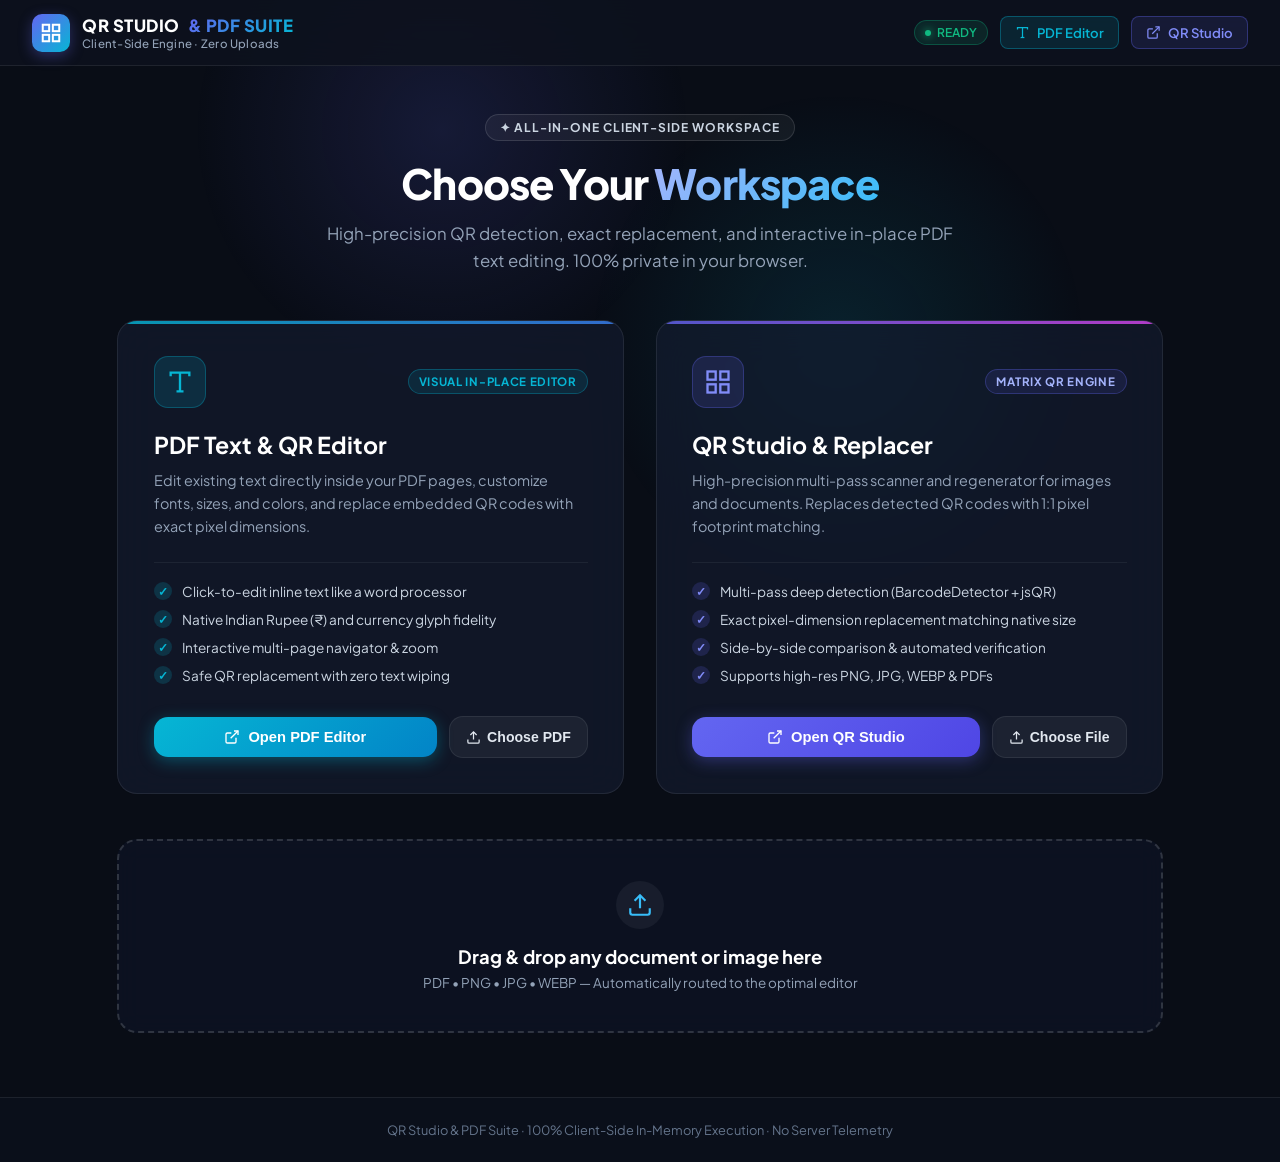
<file: index.html>
<!DOCTYPE html>
<html lang="en">
<head>
  <meta charset="UTF-8">
  <meta name="viewport" content="width=device-width, initial-scale=1.0">
  <title>QR Studio &amp; PDF Suite — Workspace Hub</title>
  <link rel="preconnect" href="https://fonts.googleapis.com">
  <link rel="preconnect" href="https://fonts.gstatic.com" crossorigin>
  <link href="https://fonts.googleapis.com/css2?family=Plus+Jakarta+Sans:wght@400;500;600;700;800&family=JetBrains+Mono:wght@400;500;600&display=swap" rel="stylesheet">
  <style>
    :root {
      --bg-app: #090d16;
      --bg-topbar: rgba(13, 18, 30, 0.85);
      --bg-card: rgba(21, 29, 48, 0.65);
      --bg-card-hover: rgba(28, 39, 66, 0.85);
      --bg-dropzone: rgba(15, 23, 42, 0.55);
      
      --text-bright: #ffffff;
      --text-main: #e2e8f0;
      --text-muted: #94a3b8;
      --text-dim: #64748b;

      --primary: #6366f1;
      --primary-hover: #4f46e5;
      --primary-glow: 0 0 25px rgba(99, 102, 241, 0.35);

      --cyan: #06b6d4;
      --cyan-hover: #0891b2;
      --cyan-glow: 0 0 25px rgba(6, 182, 212, 0.35);

      --emerald: #10b981;
      --border: rgba(255, 255, 255, 0.08);
      --border-hover: rgba(255, 255, 255, 0.2);

      --radius-sm: 8px;
      --radius-md: 14px;
      --radius-lg: 20px;
      --radius-full: 9999px;

      --font: 'Plus Jakarta Sans', -apple-system, BlinkMacSystemFont, "Segoe UI", Roboto, sans-serif;
      --font-mono: 'JetBrains Mono', monospace;
    }

    * {
      box-sizing: border-box;
      margin: 0;
      padding: 0;
    }

    body {
      font-family: var(--font);
      background-color: var(--bg-app);
      color: var(--text-main);
      min-height: 100vh;
      display: flex;
      flex-direction: column;
      overflow-x: hidden;
      position: relative;
    }

    /* Ambient glow meshes */
    .bg-glow-1 {
      position: fixed;
      top: -120px;
      left: 15%;
      width: 500px;
      height: 500px;
      background: radial-gradient(circle, rgba(99, 102, 241, 0.15) 0%, transparent 70%);
      pointer-events: none;
      z-index: 0;
    }

    .bg-glow-2 {
      position: fixed;
      top: 10%;
      right: 15%;
      width: 500px;
      height: 500px;
      background: radial-gradient(circle, rgba(6, 182, 212, 0.12) 0%, transparent 70%);
      pointer-events: none;
      z-index: 0;
    }

    /* Top Navigation */
    .hub-header {
      position: sticky;
      top: 0;
      z-index: 50;
      background: var(--bg-topbar);
      backdrop-filter: blur(16px);
      -webkit-backdrop-filter: blur(16px);
      border-bottom: 1px solid var(--border);
      padding: 0.85rem 2rem;
      display: flex;
      align-items: center;
      justify-content: space-between;
    }

    .hub-brand {
      display: flex;
      align-items: center;
      gap: 12px;
      text-decoration: none;
      color: inherit;
    }

    .brand-icon-box {
      width: 38px;
      height: 38px;
      border-radius: 10px;
      background: linear-gradient(135deg, #6366f1 0%, #06b6d4 100%);
      display: flex;
      align-items: center;
      justify-content: center;
      box-shadow: 0 4px 14px rgba(99, 102, 241, 0.35);
      color: #fff;
    }

    .brand-titles {
      display: flex;
      flex-direction: column;
    }

    .brand-name {
      font-size: 1.05rem;
      font-weight: 800;
      letter-spacing: 0.03em;
      color: var(--text-bright);
      display: flex;
      align-items: center;
      gap: 8px;
    }

    .brand-name span {
      background: linear-gradient(135deg, #6366f1 0%, #06b6d4 100%);
      -webkit-background-clip: text;
      background-clip: text;
      -webkit-text-fill-color: transparent;
    }

    .brand-sub {
      font-size: 0.72rem;
      color: var(--text-muted);
      font-weight: 500;
      letter-spacing: 0.02em;
    }

    .hub-top-actions {
      display: flex;
      align-items: center;
      gap: 12px;
    }

    .status-badge {
      display: inline-flex;
      align-items: center;
      gap: 6px;
      font-size: 0.75rem;
      font-weight: 600;
      padding: 4px 10px;
      border-radius: var(--radius-full);
      background: rgba(16, 185, 129, 0.12);
      border: 1px solid rgba(16, 185, 129, 0.3);
      color: #10b981;
    }

    .status-dot {
      width: 6px;
      height: 6px;
      border-radius: 50%;
      background: #10b981;
      box-shadow: 0 0 8px #10b981;
    }

    .nav-btn {
      display: inline-flex;
      align-items: center;
      gap: 7px;
      padding: 7px 14px;
      font-size: 0.82rem;
      font-weight: 600;
      border-radius: var(--radius-sm);
      text-decoration: none;
      cursor: pointer;
      transition: all 0.2s ease;
    }

    .nav-btn-pdf {
      background: rgba(6, 182, 212, 0.12);
      border: 1px solid rgba(6, 182, 212, 0.35);
      color: #06b6d4;
    }

    .nav-btn-pdf:hover {
      background: rgba(6, 182, 212, 0.22);
      border-color: #06b6d4;
      box-shadow: var(--cyan-glow);
      transform: translateY(-1px);
    }

    .nav-btn-qr {
      background: rgba(99, 102, 241, 0.12);
      border: 1px solid rgba(99, 102, 241, 0.35);
      color: #818cf8;
    }

    .nav-btn-qr:hover {
      background: rgba(99, 102, 241, 0.22);
      border-color: #6366f1;
      box-shadow: var(--primary-glow);
      transform: translateY(-1px);
    }

    /* Main Container */
    .hub-container {
      max-width: 1180px;
      margin: 0 auto;
      padding: 3rem 1.5rem 4rem;
      position: relative;
      z-index: 10;
      flex: 1;
      display: flex;
      flex-direction: column;
      align-items: center;
    }

    /* Hero Section */
    .hero-section {
      text-align: center;
      margin-bottom: 2.8rem;
    }

    .hero-pill {
      display: inline-flex;
      align-items: center;
      gap: 8px;
      font-size: 0.75rem;
      font-weight: 700;
      letter-spacing: 0.08em;
      text-transform: uppercase;
      padding: 5px 14px;
      border-radius: var(--radius-full);
      background: rgba(255, 255, 255, 0.05);
      border: 1px solid rgba(255, 255, 255, 0.12);
      color: #cbd5e1;
      margin-bottom: 1.2rem;
    }

    .hero-title {
      font-size: 2.6rem;
      font-weight: 800;
      letter-spacing: -0.02em;
      color: var(--text-bright);
      line-height: 1.15;
      margin-bottom: 0.8rem;
    }

    .hero-title .gradient-text {
      background: linear-gradient(135deg, #a5b4fc 0%, #38bdf8 100%);
      -webkit-background-clip: text;
      background-clip: text;
      -webkit-text-fill-color: transparent;
    }

    .hero-subtitle {
      font-size: 1.05rem;
      color: var(--text-muted);
      max-width: 640px;
      margin: 0 auto;
      line-height: 1.6;
    }

    /* Cards Grid */
    .workspace-grid {
      display: grid;
      grid-template-columns: repeat(auto-fit, minmax(440px, 1fr));
      gap: 2rem;
      width: 100%;
      margin-bottom: 2.8rem;
    }

    @media (max-width: 960px) {
      .workspace-grid {
        grid-template-columns: 1fr;
      }
    }

    .workspace-card {
      background: var(--bg-card);
      border: 1px solid var(--border);
      border-radius: var(--radius-lg);
      padding: 2.2rem;
      display: flex;
      flex-direction: column;
      position: relative;
      overflow: hidden;
      backdrop-filter: blur(20px);
      -webkit-backdrop-filter: blur(20px);
      transition: all 0.3s cubic-bezier(0.16, 1, 0.3, 1);
    }

    .workspace-card::before {
      content: '';
      position: absolute;
      top: 0;
      left: 0;
      right: 0;
      height: 3px;
      opacity: 0.8;
      transition: opacity 0.3s ease;
    }

    .card-pdf::before {
      background: linear-gradient(90deg, #06b6d4, #3b82f6);
    }

    .card-qr::before {
      background: linear-gradient(90deg, #6366f1, #d946ef);
    }

    .workspace-card:hover {
      background: var(--bg-card-hover);
      transform: translateY(-4px);
    }

    .card-pdf:hover {
      border-color: rgba(6, 182, 212, 0.45);
      box-shadow: 0 16px 36px rgba(6, 182, 212, 0.15);
    }

    .card-qr:hover {
      border-color: rgba(99, 102, 241, 0.45);
      box-shadow: 0 16px 36px rgba(99, 102, 241, 0.15);
    }

    .card-top {
      display: flex;
      align-items: center;
      justify-content: space-between;
      margin-bottom: 1.4rem;
    }

    .card-icon-box {
      width: 52px;
      height: 52px;
      border-radius: 14px;
      display: flex;
      align-items: center;
      justify-content: center;
    }

    .card-pdf .card-icon-box {
      background: rgba(6, 182, 212, 0.15);
      color: #06b6d4;
      border: 1px solid rgba(6, 182, 212, 0.3);
    }

    .card-qr .card-icon-box {
      background: rgba(99, 102, 241, 0.15);
      color: #818cf8;
      border: 1px solid rgba(99, 102, 241, 0.3);
    }

    .card-badge {
      font-size: 0.72rem;
      font-weight: 700;
      letter-spacing: 0.06em;
      text-transform: uppercase;
      padding: 4px 10px;
      border-radius: var(--radius-full);
    }

    .badge-cyan {
      background: rgba(6, 182, 212, 0.12);
      border: 1px solid rgba(6, 182, 212, 0.3);
      color: #06b6d4;
    }

    .badge-indigo {
      background: rgba(99, 102, 241, 0.12);
      border: 1px solid rgba(99, 102, 241, 0.3);
      color: #a5b4fc;
    }

    .card-title {
      font-size: 1.45rem;
      font-weight: 700;
      color: var(--text-bright);
      margin-bottom: 0.6rem;
    }

    .card-desc {
      font-size: 0.9rem;
      color: var(--text-muted);
      line-height: 1.6;
      margin-bottom: 1.5rem;
      flex: 1;
    }

    .feature-list {
      list-style: none;
      display: flex;
      flex-direction: column;
      gap: 10px;
      margin-bottom: 2rem;
      padding-top: 1.2rem;
      border-top: 1px solid rgba(255, 255, 255, 0.06);
    }

    .feature-item {
      font-size: 0.85rem;
      color: #cbd5e1;
      display: flex;
      align-items: center;
      gap: 10px;
    }

    .feature-check {
      width: 18px;
      height: 18px;
      border-radius: 50%;
      display: flex;
      align-items: center;
      justify-content: center;
      font-size: 0.72rem;
      font-weight: 800;
      flex-shrink: 0;
    }

    .card-pdf .feature-check {
      background: rgba(6, 182, 212, 0.18);
      color: #06b6d4;
    }

    .card-qr .feature-check {
      background: rgba(99, 102, 241, 0.18);
      color: #818cf8;
    }

    .card-actions {
      display: flex;
      gap: 12px;
      align-items: center;
    }

    .btn-main {
      flex: 1;
      padding: 12px 20px;
      border-radius: var(--radius-md);
      font-size: 0.92rem;
      font-weight: 700;
      display: inline-flex;
      align-items: center;
      justify-content: center;
      gap: 8px;
      text-decoration: none;
      border: none;
      cursor: pointer;
      transition: all 0.2s ease;
    }

    .btn-main-pdf {
      background: linear-gradient(135deg, #06b6d4 0%, #0284c7 100%);
      color: #ffffff;
      box-shadow: 0 4px 16px rgba(6, 182, 212, 0.35);
    }

    .btn-main-pdf:hover {
      box-shadow: 0 6px 24px rgba(6, 182, 212, 0.55);
      transform: translateY(-2px);
    }

    .btn-main-qr {
      background: linear-gradient(135deg, #6366f1 0%, #4f46e5 100%);
      color: #ffffff;
      box-shadow: 0 4px 16px rgba(99, 102, 241, 0.35);
    }

    .btn-main-qr:hover {
      box-shadow: 0 6px 24px rgba(99, 102, 241, 0.55);
      transform: translateY(-2px);
    }

    .btn-file-select {
      padding: 12px 16px;
      border-radius: var(--radius-md);
      background: rgba(255, 255, 255, 0.05);
      border: 1px solid var(--border);
      color: var(--text-main);
      font-size: 0.88rem;
      font-weight: 600;
      cursor: pointer;
      display: inline-flex;
      align-items: center;
      gap: 6px;
      transition: all 0.2s ease;
    }

    .btn-file-select:hover {
      background: rgba(255, 255, 255, 0.1);
      border-color: var(--border-hover);
      color: var(--text-bright);
    }

    /* Universal Drop Zone */
    .universal-dropzone {
      width: 100%;
      background: var(--bg-dropzone);
      border: 2px dashed rgba(255, 255, 255, 0.15);
      border-radius: var(--radius-lg);
      padding: 2.5rem 1.5rem;
      text-align: center;
      cursor: pointer;
      position: relative;
      transition: all 0.25s ease;
      backdrop-filter: blur(12px);
      -webkit-backdrop-filter: blur(12px);
    }

    .universal-dropzone:hover,
    .universal-dropzone.drag-over {
      border-color: #38bdf8;
      background: rgba(6, 182, 212, 0.08);
      box-shadow: 0 0 30px rgba(6, 182, 212, 0.2);
    }

    .dropzone-icon {
      width: 48px;
      height: 48px;
      margin: 0 auto 1rem;
      border-radius: 50%;
      background: rgba(255, 255, 255, 0.05);
      display: flex;
      align-items: center;
      justify-content: center;
      color: #38bdf8;
    }

    .dropzone-title {
      font-size: 1.15rem;
      font-weight: 700;
      color: var(--text-bright);
      margin-bottom: 0.4rem;
    }

    .dropzone-hint {
      font-size: 0.84rem;
      color: var(--text-muted);
    }

    /* Hidden inputs */
    .file-input-hidden {
      display: none;
    }

    /* Modal for PDF routing selection */
    .routing-modal-backdrop {
      position: fixed;
      top: 0;
      left: 0;
      right: 0;
      bottom: 0;
      background: rgba(0, 0, 0, 0.75);
      backdrop-filter: blur(10px);
      -webkit-backdrop-filter: blur(10px);
      display: none;
      align-items: center;
      justify-content: center;
      z-index: 1000;
    }

    .routing-modal-backdrop.show {
      display: flex;
    }

    .routing-modal {
      background: #0f172a;
      border: 1px solid rgba(255, 255, 255, 0.15);
      border-radius: var(--radius-lg);
      padding: 2rem;
      max-width: 480px;
      width: 90%;
      box-shadow: 0 20px 50px rgba(0, 0, 0, 0.6);
      text-align: center;
    }

    .routing-modal-title {
      font-size: 1.3rem;
      font-weight: 800;
      color: var(--text-bright);
      margin-bottom: 0.5rem;
    }

    .routing-modal-desc {
      font-size: 0.88rem;
      color: var(--text-muted);
      margin-bottom: 1.8rem;
    }

    .routing-modal-choices {
      display: flex;
      flex-direction: column;
      gap: 12px;
    }

    .routing-btn {
      padding: 14px 18px;
      border-radius: var(--radius-md);
      font-size: 0.95rem;
      font-weight: 700;
      display: flex;
      align-items: center;
      justify-content: space-between;
      border: 1px solid transparent;
      cursor: pointer;
      transition: all 0.2s ease;
    }

    .routing-btn-pdf {
      background: rgba(6, 182, 212, 0.15);
      border-color: rgba(6, 182, 212, 0.4);
      color: #38bdf8;
    }

    .routing-btn-pdf:hover {
      background: rgba(6, 182, 212, 0.25);
      box-shadow: var(--cyan-glow);
    }

    .routing-btn-qr {
      background: rgba(99, 102, 241, 0.15);
      border-color: rgba(99, 102, 241, 0.4);
      color: #a5b4fc;
    }

    .routing-btn-qr:hover {
      background: rgba(99, 102, 241, 0.25);
      box-shadow: var(--primary-glow);
    }

    .routing-cancel {
      margin-top: 1rem;
      background: transparent;
      border: none;
      color: var(--text-dim);
      font-size: 0.82rem;
      cursor: pointer;
    }

    .routing-cancel:hover {
      color: var(--text-main);
    }

    /* Footer */
    .hub-footer {
      border-top: 1px solid var(--border);
      padding: 1.5rem 2rem;
      text-align: center;
      font-size: 0.8rem;
      color: var(--text-dim);
      background: rgba(13, 18, 30, 0.5);
    }
  </style>
</head>
<body>
  <div class="bg-glow-1"></div>
  <div class="bg-glow-2"></div>

  <!-- Top Navigation Bar -->
  <header class="hub-header">
    <a href="index.html" class="hub-brand">
      <div class="brand-icon-box">
        <svg width="22" height="22" viewBox="0 0 24 24" fill="none" stroke="currentColor" stroke-width="2.2">
          <rect x="3" y="3" width="7" height="7"></rect>
          <rect x="14" y="3" width="7" height="7"></rect>
          <rect x="14" y="14" width="7" height="7"></rect>
          <rect x="3" y="14" width="7" height="7"></rect>
          <line x1="7" y1="7" x2="7.01" y2="7"></line>
          <line x1="17" y1="7" x2="17.01" y2="7"></line>
          <line x1="7" y1="17" x2="7.01" y2="17"></line>
        </svg>
      </div>
      <div class="brand-titles">
        <div class="brand-name">QR STUDIO <span>&amp; PDF SUITE</span></div>
        <div class="brand-sub">Client-Side Engine · Zero Uploads</div>
      </div>
    </a>

    <div class="hub-top-actions">
      <div class="status-badge">
        <span class="status-dot"></span>
        <span>READY</span>
      </div>
      <a href="pdf-editor.html" class="nav-btn nav-btn-pdf" id="topNavPdfBtn" title="Launch PDF Text &amp; QR Editor">
        <svg width="15" height="15" viewBox="0 0 24 24" fill="none" stroke="currentColor" stroke-width="2">
          <polyline points="4 7 4 4 20 4 20 7"></polyline>
          <line x1="9" y1="20" x2="15" y2="20"></line>
          <line x1="12" y1="4" x2="12" y2="20"></line>
        </svg>
        <span>PDF Editor</span>
      </a>
      <a href="editor.html" class="nav-btn nav-btn-qr" id="topNavQrBtn" title="Launch QR Studio &amp; Replacer">
        <svg width="15" height="15" viewBox="0 0 24 24" fill="none" stroke="currentColor" stroke-width="2">
          <path d="M18 13v6a2 2 0 0 1-2 2H5a2 2 0 0 1-2-2V8a2 2 0 0 1 2-2h6"></path>
          <polyline points="15 3 21 3 21 9"></polyline>
          <line x1="10" y1="14" x2="21" y2="3"></line>
        </svg>
        <span>QR Studio</span>
      </a>
    </div>
  </header>

  <!-- Hub Main Content -->
  <main class="hub-container">
    <div class="hero-section">
      <div class="hero-pill">✦ All-in-One Client-Side Workspace</div>
      <h1 class="hero-title">Choose Your <span class="gradient-text">Workspace</span></h1>
      <p class="hero-subtitle">High-precision QR detection, exact replacement, and interactive in-place PDF text editing. 100% private in your browser.</p>
    </div>

    <!-- Workspace Launch Cards -->
    <div class="workspace-grid">
      <!-- Card 1: PDF Text & QR Editor -->
      <div class="workspace-card card-pdf">
        <div class="card-top">
          <div class="card-icon-box">
            <svg width="28" height="28" viewBox="0 0 24 24" fill="none" stroke="currentColor" stroke-width="2">
              <polyline points="4 7 4 4 20 4 20 7"></polyline>
              <line x1="9" y1="20" x2="15" y2="20"></line>
              <line x1="12" y1="4" x2="12" y2="20"></line>
            </svg>
          </div>
          <span class="card-badge badge-cyan">Visual In-Place Editor</span>
        </div>
        <h2 class="card-title">PDF Text &amp; QR Editor</h2>
        <p class="card-desc">Edit existing text directly inside your PDF pages, customize fonts, sizes, and colors, and replace embedded QR codes with exact pixel dimensions.</p>

        <ul class="feature-list">
          <li class="feature-item">
            <span class="feature-check">✓</span>
            <span>Click-to-edit inline text like a word processor</span>
          </li>
          <li class="feature-item">
            <span class="feature-check">✓</span>
            <span>Native Indian Rupee (₹) and currency glyph fidelity</span>
          </li>
          <li class="feature-item">
            <span class="feature-check">✓</span>
            <span>Interactive multi-page navigator &amp; zoom</span>
          </li>
          <li class="feature-item">
            <span class="feature-check">✓</span>
            <span>Safe QR replacement with zero text wiping</span>
          </li>
        </ul>

        <div class="card-actions">
          <button class="btn-main btn-main-pdf" id="btnLaunchPdfEditor">
            <svg width="16" height="16" viewBox="0 0 24 24" fill="none" stroke="currentColor" stroke-width="2">
              <path d="M18 13v6a2 2 0 0 1-2 2H5a2 2 0 0 1-2-2V8a2 2 0 0 1 2-2h6"></path>
              <polyline points="15 3 21 3 21 9"></polyline>
              <line x1="10" y1="14" x2="21" y2="3"></line>
            </svg>
            Open PDF Editor
          </button>
          <button class="btn-file-select" id="btnSelectPdfFile" title="Pick a PDF file to open immediately">
            <svg width="15" height="15" viewBox="0 0 24 24" fill="none" stroke="currentColor" stroke-width="2">
              <path d="M21 15v4a2 2 0 0 1-2 2H5a2 2 0 0 1-2-2v-4"></path>
              <polyline points="17 8 12 3 7 8"></polyline>
              <line x1="12" y1="3" x2="12" y2="15"></line>
            </svg>
            Choose PDF
          </button>
          <input type="file" id="pdfCardInput" accept="application/pdf,.pdf" class="file-input-hidden">
        </div>
      </div>

      <!-- Card 2: QR Studio & Replacer -->
      <div class="workspace-card card-qr">
        <div class="card-top">
          <div class="card-icon-box">
            <svg width="28" height="28" viewBox="0 0 24 24" fill="none" stroke="currentColor" stroke-width="2">
              <rect x="3" y="3" width="7" height="7"></rect>
              <rect x="14" y="3" width="7" height="7"></rect>
              <rect x="14" y="14" width="7" height="7"></rect>
              <rect x="3" y="14" width="7" height="7"></rect>
              <line x1="7" y1="7" x2="7.01" y2="7"></line>
              <line x1="17" y1="7" x2="17.01" y2="7"></line>
              <line x1="7" y1="17" x2="7.01" y2="17"></line>
            </svg>
          </div>
          <span class="card-badge badge-indigo">Matrix QR Engine</span>
        </div>
        <h2 class="card-title">QR Studio &amp; Replacer</h2>
        <p class="card-desc">High-precision multi-pass scanner and regenerator for images and documents. Replaces detected QR codes with 1:1 pixel footprint matching.</p>

        <ul class="feature-list">
          <li class="feature-item">
            <span class="feature-check">✓</span>
            <span>Multi-pass deep detection (BarcodeDetector + jsQR)</span>
          </li>
          <li class="feature-item">
            <span class="feature-check">✓</span>
            <span>Exact pixel-dimension replacement matching native size</span>
          </li>
          <li class="feature-item">
            <span class="feature-check">✓</span>
            <span>Side-by-side comparison &amp; automated verification</span>
          </li>
          <li class="feature-item">
            <span class="feature-check">✓</span>
            <span>Supports high-res PNG, JPG, WEBP &amp; PDFs</span>
          </li>
        </ul>

        <div class="card-actions">
          <button class="btn-main btn-main-qr" id="btnLaunchQrStudio">
            <svg width="16" height="16" viewBox="0 0 24 24" fill="none" stroke="currentColor" stroke-width="2">
              <path d="M18 13v6a2 2 0 0 1-2 2H5a2 2 0 0 1-2-2V8a2 2 0 0 1 2-2h6"></path>
              <polyline points="15 3 21 3 21 9"></polyline>
              <line x1="10" y1="14" x2="21" y2="3"></line>
            </svg>
            Open QR Studio
          </button>
          <button class="btn-file-select" id="btnSelectQrFile" title="Pick an image or document">
            <svg width="15" height="15" viewBox="0 0 24 24" fill="none" stroke="currentColor" stroke-width="2">
              <path d="M21 15v4a2 2 0 0 1-2 2H5a2 2 0 0 1-2-2v-4"></path>
              <polyline points="17 8 12 3 7 8"></polyline>
              <line x1="12" y1="3" x2="12" y2="15"></line>
            </svg>
            Choose File
          </button>
          <input type="file" id="qrCardInput" accept="image/jpeg,image/png,image/webp,image/jpg,application/pdf,.pdf" class="file-input-hidden">
        </div>
      </div>
    </div>

    <!-- Universal Drop Zone -->
    <div class="universal-dropzone" id="universalDropZone">
      <div class="dropzone-icon">
        <svg width="26" height="26" viewBox="0 0 24 24" fill="none" stroke="currentColor" stroke-width="2">
          <path d="M21 15v4a2 2 0 0 1-2 2H5a2 2 0 0 1-2-2v-4"></path>
          <polyline points="17 8 12 3 7 8"></polyline>
          <line x1="12" y1="3" x2="12" y2="15"></line>
        </svg>
      </div>
      <div class="dropzone-title">Drag &amp; drop any document or image here</div>
      <div class="dropzone-hint">PDF • PNG • JPG • WEBP — Automatically routed to the optimal editor</div>
      <input type="file" id="universalFileInput" accept="image/jpeg,image/png,image/webp,image/jpg,application/pdf,.pdf" class="file-input-hidden">
    </div>
  </main>

  <!-- PDF Choice Modal -->
  <div class="routing-modal-backdrop" id="routingModal">
    <div class="routing-modal">
      <h3 class="routing-modal-title">Open PDF Document</h3>
      <p class="routing-modal-desc" id="routingFileName">How would you like to open this file?</p>
      <div class="routing-modal-choices">
        <button class="routing-btn routing-btn-pdf" id="modalChoosePdfEditor">
          <span>Open in PDF Text Editor (Recommended)</span>
          <svg width="16" height="16" viewBox="0 0 24 24" fill="none" stroke="currentColor" stroke-width="2">
            <polyline points="9 18 15 12 9 6"></polyline>
          </svg>
        </button>
        <button class="routing-btn routing-btn-qr" id="modalChooseQrStudio">
          <span>Open in QR Studio &amp; Replacer</span>
          <svg width="16" height="16" viewBox="0 0 24 24" fill="none" stroke="currentColor" stroke-width="2">
            <polyline points="9 18 15 12 9 6"></polyline>
          </svg>
        </button>
      </div>
      <button class="routing-cancel" id="modalCancel">Cancel</button>
    </div>
  </div>

  <footer class="hub-footer">
    <span>QR Studio &amp; PDF Suite · 100% Client-Side In-Memory Execution · No Server Telemetry</span>
  </footer>

  <script>
    (function() {
      'use strict';

      let pendingPdfFile = null;

      // DOM Elements
      const btnLaunchPdfEditor = document.getElementById('btnLaunchPdfEditor');
      const btnLaunchQrStudio = document.getElementById('btnLaunchQrStudio');
      const topNavPdfBtn = document.getElementById('topNavPdfBtn');
      const topNavQrBtn = document.getElementById('topNavQrBtn');

      const btnSelectPdfFile = document.getElementById('btnSelectPdfFile');
      const pdfCardInput = document.getElementById('pdfCardInput');

      const btnSelectQrFile = document.getElementById('btnSelectQrFile');
      const qrCardInput = document.getElementById('qrCardInput');

      const universalDropZone = document.getElementById('universalDropZone');
      const universalFileInput = document.getElementById('universalFileInput');

      const routingModal = document.getElementById('routingModal');
      const routingFileName = document.getElementById('routingFileName');
      const modalChoosePdfEditor = document.getElementById('modalChoosePdfEditor');
      const modalChooseQrStudio = document.getElementById('modalChooseQrStudio');
      const modalCancel = document.getElementById('modalCancel');

      // Navigation Helper
      function openPage(url) {
        if (typeof chrome !== 'undefined' && chrome.tabs && chrome.tabs.create) {
          chrome.tabs.create({ url: chrome.runtime.getURL(url) });
        } else {
          window.location.href = url;
        }
      }

      // Direct workspace launches
      btnLaunchPdfEditor.addEventListener('click', () => openPage('pdf-editor.html'));
      btnLaunchQrStudio.addEventListener('click', () => openPage('editor.html'));
      topNavPdfBtn.addEventListener('click', (e) => {
        if (typeof chrome !== 'undefined' && chrome.tabs && chrome.tabs.create) {
          e.preventDefault();
          openPage('pdf-editor.html');
        }
      });
      topNavQrBtn.addEventListener('click', (e) => {
        if (typeof chrome !== 'undefined' && chrome.tabs && chrome.tabs.create) {
          e.preventDefault();
          openPage('editor.html');
        }
      });

      // PDF Card file picker
      btnSelectPdfFile.addEventListener('click', () => pdfCardInput.click());
      pdfCardInput.addEventListener('change', (e) => {
        const file = e.target.files && e.target.files[0];
        if (file) handoffToPdfEditor(file);
      });

      // QR Card file picker
      btnSelectQrFile.addEventListener('click', () => qrCardInput.click());
      qrCardInput.addEventListener('change', (e) => {
        const file = e.target.files && e.target.files[0];
        if (file) routeFile(file);
      });

      // Universal Dropzone click
      universalDropZone.addEventListener('click', () => universalFileInput.click());
      universalFileInput.addEventListener('change', (e) => {
        const file = e.target.files && e.target.files[0];
        if (file) routeFile(file);
      });

      // Drag & Drop
      ['dragenter', 'dragover'].forEach(eventName => {
        universalDropZone.addEventListener(eventName, (e) => {
          e.preventDefault();
          e.stopPropagation();
          universalDropZone.classList.add('drag-over');
        });
      });

      ['dragleave', 'drop'].forEach(eventName => {
        universalDropZone.addEventListener(eventName, (e) => {
          e.preventDefault();
          e.stopPropagation();
          universalDropZone.classList.remove('drag-over');
        });
      });

      universalDropZone.addEventListener('drop', (e) => {
        const file = e.dataTransfer && e.dataTransfer.files && e.dataTransfer.files[0];
        if (file) routeFile(file);
      });

      // File Routing
      function routeFile(file) {
        const isPdf = file.type === 'application/pdf' || file.name.toLowerCase().endsWith('.pdf');
        if (isPdf) {
          pendingPdfFile = file;
          routingFileName.textContent = `"${file.name}" can be opened in either workspace:`;
          routingModal.classList.add('show');
        } else {
          // It's an image → handoff to QR Studio
          handoffToQrStudio(file);
        }
      }

      // Modal Handlers
      modalCancel.addEventListener('click', () => {
        pendingPdfFile = null;
        routingModal.classList.remove('show');
      });

      modalChoosePdfEditor.addEventListener('click', () => {
        if (pendingPdfFile) {
          const f = pendingPdfFile;
          pendingPdfFile = null;
          routingModal.classList.remove('show');
          handoffToPdfEditor(f);
        }
      });

      modalChooseQrStudio.addEventListener('click', () => {
        if (pendingPdfFile) {
          const f = pendingPdfFile;
          pendingPdfFile = null;
          routingModal.classList.remove('show');
          handoffToQrStudio(f);
        }
      });

      // PDF Editor Handoff
      function handoffToPdfEditor(file) {
        const reader = new FileReader();
        reader.onload = function(e) {
          const ab = e.target.result;
          if (typeof chrome !== 'undefined' && chrome.storage && chrome.storage.local) {
            const uint8 = new Uint8Array(ab);
            let binary = '';
            const chunkSize = 8192;
            for (let i = 0; i < uint8.length; i += chunkSize) {
              binary += String.fromCharCode(...uint8.subarray(i, i + chunkSize));
            }
            const b64 = btoa(binary);
            chrome.storage.local.set({
              pdfEditorHandoff: { data: b64, name: file.name }
            }, () => {
              openPage('pdf-editor.html');
            });
          } else {
            // Local web fallback: store in sessionStorage if small or direct open
            try {
              const uint8 = new Uint8Array(ab);
              let binary = '';
              const chunkSize = 8192;
              for (let i = 0; i < uint8.length; i += chunkSize) {
                binary += String.fromCharCode(...uint8.subarray(i, i + chunkSize));
              }
              sessionStorage.setItem('pdfEditorHandoff', JSON.stringify({ data: btoa(binary), name: file.name }));
            } catch (_) {}
            openPage('pdf-editor.html');
          }
        };
        reader.readAsArrayBuffer(file);
      }

      // QR Studio Handoff
      function handoffToQrStudio(file) {
        const reader = new FileReader();
        reader.onload = function(e) {
          const dataUrl = e.target.result;
          if (typeof chrome !== 'undefined' && chrome.storage && chrome.storage.local) {
            chrome.storage.local.set({
              handoffImage: {
                dataUrl: dataUrl,
                filename: file.name,
                size: file.size,
                type: file.type
              }
            }, () => {
              openPage('editor.html');
            });
          } else {
            try {
              sessionStorage.setItem('handoffImage', JSON.stringify({
                dataUrl: dataUrl,
                filename: file.name,
                size: file.size,
                type: file.type
              }));
            } catch (_) {}
            openPage('editor.html');
          }
        };
        reader.readAsDataURL(file);
      }

    })();
  </script>
</body>
</html>
</file>
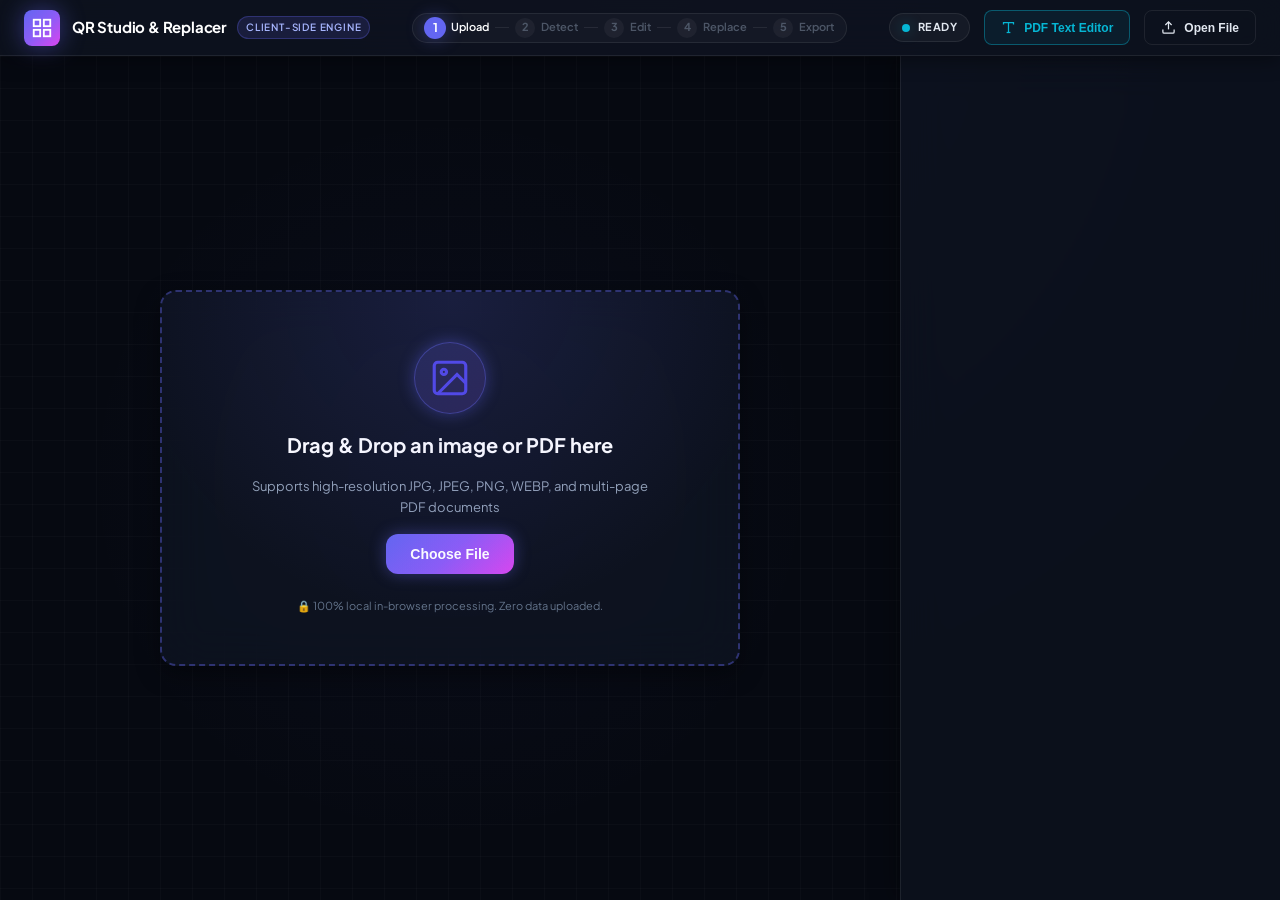
<file: editor.html>
<!DOCTYPE html>
<html lang="en">
<head>
  <meta charset="UTF-8">
  <meta name="viewport" content="width=device-width, initial-scale=1.0">
  <title>QR Code Studio & Replacer</title>
  <link rel="preconnect" href="https://fonts.googleapis.com">
  <link rel="preconnect" href="https://fonts.gstatic.com" crossorigin>
  <link href="https://fonts.googleapis.com/css2?family=Plus+Jakarta+Sans:wght@400;500;600;700;800&family=JetBrains+Mono:wght@400;500;600&display=swap" rel="stylesheet">
  <link rel="stylesheet" href="editor.css">
</head>
<body>
  <div class="editor-layout">
    <!-- Top Navigation Bar -->
    <header class="top-nav">
      <div class="nav-left">
        <div class="app-logo" id="appLogo" title="Back to Workspace Hub (index.html)" style="cursor: pointer;">
          <svg width="22" height="22" viewBox="0 0 24 24" fill="none" stroke="currentColor" stroke-width="2">
            <rect x="3" y="3" width="7" height="7"></rect>
            <rect x="14" y="3" width="7" height="7"></rect>
            <rect x="14" y="14" width="7" height="7"></rect>
            <rect x="3" y="14" width="7" height="7"></rect>
            <line x1="7" y1="7" x2="7.01" y2="7"></line>
            <line x1="17" y1="7" x2="17.01" y2="7"></line>
            <line x1="7" y1="17" x2="7.01" y2="17"></line>
          </svg>
        </div>
        <div class="app-titles">
          <h1 class="main-title">QR Studio & Replacer</h1>
          <span class="sub-badge">Client-Side Engine</span>
        </div>
      </div>

      <div class="nav-center">
        <div class="workflow-stepper" id="workflowStepper">
          <div class="step-node active" id="stepUpload" data-step="1">
            <span class="step-dot">1</span>
            <span class="step-label">Upload</span>
          </div>
          <div class="step-line" id="stepLine1"></div>
          <div class="step-node" id="stepScan" data-step="2">
            <span class="step-dot">2</span>
            <span class="step-label">Detect</span>
          </div>
          <div class="step-line" id="stepLine2"></div>
          <div class="step-node" id="stepEdit" data-step="3">
            <span class="step-dot">3</span>
            <span class="step-label">Edit</span>
          </div>
          <div class="step-line" id="stepLine3"></div>
          <div class="step-node" id="stepVerify" data-step="4">
            <span class="step-dot">4</span>
            <span class="step-label">Replace</span>
          </div>
          <div class="step-line" id="stepLine4"></div>
          <div class="step-node" id="stepExport" data-step="5">
            <span class="step-dot">5</span>
            <span class="step-label">Export</span>
          </div>
        </div>
      </div>

      <div class="nav-right">
        <div class="status-indicator" id="statusBar">
          <span class="status-dot"></span>
          <span class="status-label" id="statusLabel">READY</span>
        </div>
        <button id="btnOpenPdfEditor" class="btn btn-outline" style="border-color: rgba(6, 182, 212, 0.4); color: #06b6d4; background: rgba(6, 182, 212, 0.08);" title="Switch to full visual PDF Text &amp; QR Editor">
          <svg width="15" height="15" viewBox="0 0 24 24" fill="none" stroke="currentColor" stroke-width="2">
            <polyline points="4 7 4 4 20 4 20 7"></polyline>
            <line x1="9" y1="20" x2="15" y2="20"></line>
            <line x1="12" y1="4" x2="12" y2="20"></line>
          </svg>
          PDF Text Editor
        </button>
        <button id="btnNewImage" class="btn btn-outline">
          <svg width="15" height="15" viewBox="0 0 24 24" fill="none" stroke="currentColor" stroke-width="2">
            <path d="M21 15v4a2 2 0 0 1-2 2H5a2 2 0 0 1-2-2v-4"></path>
            <polyline points="17 8 12 3 7 8"></polyline>
            <line x1="12" y1="3" x2="12" y2="15"></line>
          </svg>
          Open File
        </button>
      </div>
    </header>

    <!-- Main Workspace Container -->
    <div class="workspace-body">
      <!-- Left: Interactive Canvas & Comparison Viewport -->
      <main class="canvas-viewport" id="viewport">
        <!-- Viewport Controls Toolbar -->
        <div class="viewport-toolbar" id="viewportToolbar" style="display: none;">
          <div class="tool-group">
            <button id="btnZoomOut" class="tool-btn" title="Zoom Out">−</button>
            <span id="zoomLevelText" class="zoom-label">100%</span>
            <button id="btnZoomIn" class="tool-btn" title="Zoom In">+</button>
            <button id="btnZoomFit" class="tool-btn" title="Fit to Screen">Fit</button>
          </div>

          <div class="tool-divider"></div>

          <!-- PDF Multi-Page Controls -->
          <div class="tool-group" id="pdfToolbarControls" style="display: none;">
            <button id="btnPdfPrev" class="tool-btn" title="Previous Page">&larr; Prev Page</button>
            <span id="pdfPageIndicator" class="zoom-label">Page 1 of 1</span>
            <button id="btnPdfNext" class="tool-btn" title="Next Page">Next Page &rarr;</button>
          </div>

          <div class="tool-divider" id="pdfToolbarDivider" style="display: none;"></div>

          <div class="tool-group">
            <button id="btnSelectArea" class="tool-btn" title="Drag a box over a small QR code to scan with 3x zoom">🔍 Scan Selected Area</button>
          </div>

          <div class="tool-divider"></div>

          <div class="tool-group" id="compareControls" style="display: none;">
            <button id="btnToggleCompare" class="tool-btn active-tab" data-mode="result">Modified View</button>
            <button id="btnViewOriginal" class="tool-btn" data-mode="original">Original View</button>
            <button id="btnSideBySide" class="tool-btn" data-mode="split">Side-by-Side</button>
          </div>
        </div>

        <!-- Initial Drag/Drop Overlay when no image loaded -->
        <div class="empty-state" id="emptyState">
          <input type="file" id="fileInput" accept="image/jpeg,image/png,image/webp,image/jpg,application/pdf,.pdf" style="display: none;">
          <div class="empty-dropzone" id="emptyDropzone">
            <div class="drop-icon-ring">
              <svg width="42" height="42" viewBox="0 0 24 24" fill="none" stroke="#4f46e5" stroke-width="1.8">
                <rect x="3" y="3" width="18" height="18" rx="2" ry="2"></rect>
                <circle cx="8.5" cy="8.5" r="1.5"></circle>
                <polyline points="21 15 16 10 5 21"></polyline>
              </svg>
            </div>
            <h2>Drag & Drop an image or PDF here</h2>
            <p>Supports high-resolution JPG, JPEG, PNG, WEBP, and multi-page PDF documents</p>
            <button id="btnBrowseFile" class="btn btn-primary btn-lg">Choose File</button>
            <span class="security-note">🔒 100% local in-browser processing. Zero data uploaded.</span>
          </div>
        </div>

        <!-- Single Canvas Mode -->
        <div class="canvas-stage" id="canvasStage" style="display: none;">
          <div class="canvas-container" id="canvasContainer">
            <canvas id="mainCanvas"></canvas>
            <div class="scanline-overlay" id="scanlineOverlay" style="display: none;">
              <div class="scanline-laser"></div>
              <div class="scanline-radar"></div>
            </div>
            <div class="bounding-box-overlay" id="bboxOverlay" style="display: none;">
              <span class="bbox-tag" id="bboxTag">QR #1</span>
            </div>
            <div class="selection-rect" id="selectionRect" style="display: none;"></div>
          </div>
        </div>

        <!-- Side-by-Side Comparison Container -->
        <div class="split-stage" id="splitStage" style="display: none;">
          <div class="split-pane">
            <div class="pane-header">ORIGINAL</div>
            <div class="pane-content">
              <canvas id="origSplitCanvas"></canvas>
            </div>
          </div>
          <div class="split-divider"></div>
          <div class="split-pane">
            <div class="pane-header">PREVIEW WITH NEW QR</div>
            <div class="pane-content">
              <canvas id="newSplitCanvas"></canvas>
            </div>
          </div>
        </div>
      </main>

      <!-- Right: Control Sidebar -->
      <aside class="sidebar" id="sidebar">
        <!-- Live Operation Progress Bar Card -->
        <div class="progress-card" id="operationProgressCard" style="display: none;">
          <div class="progress-header">
            <div class="progress-title-row">
              <span class="progress-spinner"></span>
              <span class="progress-title" id="progressTitle">Analyzing QR Codes...</span>
            </div>
            <span class="progress-percent" id="progressPercent">0%</span>
          </div>
          <div class="progress-track">
            <div class="progress-fill" id="progressFill" style="width: 0%;"></div>
          </div>
          <div class="progress-meta">
            <span class="progress-detail" id="progressDetail">Initializing scan engine...</span>
            <span class="progress-time" id="progressPhase">Step 1/3</span>
          </div>
        </div>

        <!-- Panel 1: Image Information -->
        <section class="side-panel" id="panelMeta" style="display: none;">
          <div class="panel-header">
            <span class="panel-title">IMAGE DETAILS</span>
            <span class="panel-pill" id="fileFormatPill">PNG</span>
          </div>
          <div class="meta-grid">
            <div class="meta-item">
              <span class="meta-label">File Name</span>
              <span class="meta-val" id="valFilename">-</span>
            </div>
            <div class="meta-item">
              <span class="meta-label">Native Dimensions</span>
              <span class="meta-val highlight" id="valDimensions">-</span>
            </div>
            <div class="meta-item">
              <span class="meta-label">File Size</span>
              <span class="meta-val" id="valSize">-</span>
            </div>
            <div class="meta-item">
              <span class="meta-label">Status</span>
              <span class="meta-val" id="valStatus">Ready to scan</span>
            </div>
          </div>
          <button id="btnScanImage" class="btn btn-primary btn-block">
            <svg width="15" height="15" viewBox="0 0 24 24" fill="none" stroke="currentColor" stroke-width="2">
              <circle cx="11" cy="11" r="8"></circle>
              <line x1="21" y1="21" x2="16.65" y2="16.65"></line>
            </svg>
            Scan for QR Codes
          </button>
          <button id="btnDeepScan" class="btn btn-secondary btn-block">
            🔍 Deep Scan (Small / Faint QR)
          </button>
        </section>

        <!-- Panel 2: Detected QR Code Details -->
        <section class="side-panel" id="panelDetection" style="display: none;">
          <div class="panel-header">
            <span class="panel-title">DETECTED QR CODE</span>
            <span class="badge badge-type" id="detTypeBadge">URL</span>
          </div>

          <!-- Multi-QR Selector Tabs -->
          <div class="qr-tab-strip" id="qrTabs" style="display: none;"></div>

          <div class="qr-metrics-row">
            <span class="metric-text" id="metricCoords">Pos: (0, 0)</span>
            <span class="metric-text" id="metricSize">Size: 0 × 0 px</span>
          </div>

          <div class="field-block">
            <label class="field-label" for="decodedText">Decoded Content</label>
            <textarea id="decodedText" class="code-textarea" readonly rows="4" spellcheck="false"></textarea>
          </div>

          <div class="btn-row">
            <button id="btnOpenUrl" class="btn btn-secondary" style="display: none;">
              <svg width="14" height="14" viewBox="0 0 24 24" fill="none" stroke="currentColor" stroke-width="2">
                <path d="M18 13v6a2 2 0 0 1-2 2H5a2 2 0 0 1-2-2V8a2 2 0 0 1 2-2h6"></path>
                <polyline points="15 3 21 3 21 9"></polyline>
                <line x1="10" y1="14" x2="21" y2="3"></line>
              </svg>
              Open URL
            </button>
            <button id="btnCopyData" class="btn btn-secondary">
              <svg width="14" height="14" viewBox="0 0 24 24" fill="none" stroke="currentColor" stroke-width="2">
                <rect x="9" y="9" width="13" height="13" rx="2" ry="2"></rect>
                <path d="M5 15H4a2 2 0 0 1-2-2V4a2 2 0 0 1 2-2h9a2 2 0 0 1 2 2v1"></path>
              </svg>
              Copy
            </button>
            <button id="btnStartEdit" class="btn btn-primary">
              <svg width="14" height="14" viewBox="0 0 24 24" fill="none" stroke="currentColor" stroke-width="2">
                <path d="M11 4H4a2 2 0 0 0-2 2v14a2 2 0 0 0 2 2h14a2 2 0 0 0 2-2v-7"></path>
                <path d="M18.5 2.5a2.121 2.121 0 0 1 3 3L12 15l-4 1 1-4 9.5-9.5z"></path>
              </svg>
              Edit Data
            </button>
          </div>
        </section>

        <!-- Panel 3: QR Editing & Regeneration -->
        <section class="side-panel" id="panelEdit" style="display: none;">
          <div class="panel-header">
            <span class="panel-title">EDIT & REGENERATE QR</span>
            <span class="panel-pill">Raw Text Mode</span>
          </div>

          <div class="field-block">
            <label class="field-label" for="editText">New QR Data</label>
            <textarea id="editText" class="code-textarea editable" rows="4" placeholder="Modify QR content..." spellcheck="false"></textarea>
          </div>

          <!-- Fine-tuning options -->
          <details class="fine-tuning-accordion">
            <summary class="accordion-summary">Advanced Settings (Padding, Error Correction)</summary>
            <div class="accordion-content">
              <div class="setting-row">
                <label for="settingPadding" class="setting-label">Replacement Mask Padding:</label>
                <div class="slider-val-group">
                  <input type="range" id="settingPadding" min="0" max="12" value="3" step="1">
                  <span id="valPaddingText">3px</span>
                </div>
              </div>
              <div class="setting-row">
                <label for="settingEC" class="setting-label">Error Correction Level:</label>
                <select id="settingEC" class="setting-select">
                  <option value="L">L — 7% recovery</option>
                  <option value="M" selected>M — 15% recovery (Standard)</option>
                  <option value="Q">Q — 25% recovery (High)</option>
                  <option value="H">H — 30% recovery (Best)</option>
                </select>
              </div>
            </div>
          </details>

          <button id="btnGenerate" class="btn btn-primary btn-block">Generate New QR</button>

          <!-- Verification Banner & Side-by-side Thumbnails -->
          <div class="verification-box" id="verificationBox" style="display: none;">
            <div class="verify-badge" id="verifyBadge">
              <span class="badge-icon" id="verifyBadgeIcon">✓</span>
              <span id="verifyBadgeText">New QR verified ✓</span>
            </div>

            <div class="qr-thumbnail-comparison">
              <div class="qr-thumb-box">
                <span class="thumb-lbl">ORIGINAL QR</span>
                <div class="thumb-frame" id="oldQrFrame"></div>
              </div>
              <div class="qr-thumb-box">
                <span class="thumb-lbl">GENERATED QR</span>
                <div class="thumb-frame" id="newQrFrame"></div>
              </div>
            </div>

            <button id="btnApply" class="btn btn-success btn-block">Apply Replacement</button>
            <button id="btnCancelEdit" class="btn btn-secondary btn-block">Cancel Edit</button>
          </div>
        </section>

        <!-- Panel 4: Success & Export -->
        <section class="side-panel" id="panelExport" style="display: none;">
          <div class="panel-header">
            <span class="panel-title">REPLACEMENT COMPLETE</span>
            <span class="badge badge-success">READY TO EXPORT</span>
          </div>

          <div class="success-callout">
            <div class="callout-icon">✓</div>
            <div>
              <div class="callout-title">QR Successfully Replaced</div>
              <div class="callout-desc" id="calloutResolution">Original 0 × 0 px resolution preserved.</div>
            </div>
          </div>

          <div class="export-actions">
            <button id="btnDownloadDefault" class="btn btn-primary btn-block">Download Image</button>
            <button id="btnDownloadAlt" class="btn btn-secondary btn-block">Download as Alternate Format</button>
            <button id="btnStartOver" class="btn btn-outline btn-block">Process Another Image</button>
          </div>
        </section>

        <!-- Error Banner -->
        <div class="error-box" id="errorBox" style="display: none;">
          <span class="error-text" id="errorText">Error description</span>
          <button id="btnDismissError" class="btn-dismiss">&times;</button>
        </div>
      </aside>
    </div>
  </div>

  <!-- Local Standalone Libraries -->
  <script src="lib/jsQR.js"></script>
  <script src="lib/qrcode.js"></script>
  <script src="lib/pdf.min.js"></script>
  <script src="lib/pdf-lib.min.js"></script>
  <script src="scanner/qr-scanner.js"></script>
  <script src="scanner/qr-generator.js"></script>
  <script src="scanner/pdf-processor.js"></script>
  <script src="editor.js"></script>
</body>
</html>
</file>
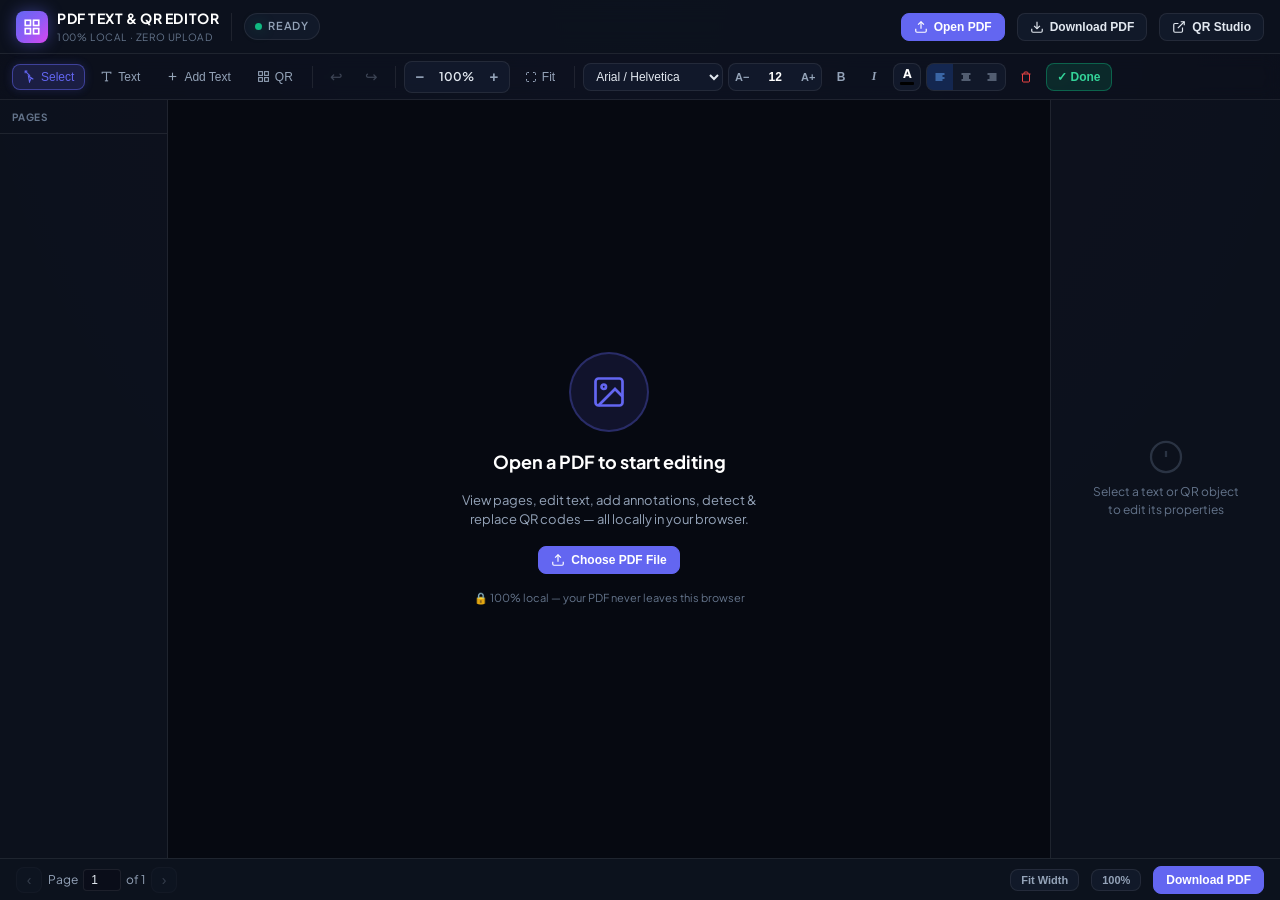
<file: pdf-editor.html>
<!DOCTYPE html>
<html lang="en">
<head>
  <meta charset="UTF-8">
  <meta name="viewport" content="width=device-width, initial-scale=1.0">
  <title>PDF Text &amp; QR Editor — QR Studio</title>
  <link rel="preconnect" href="https://fonts.googleapis.com">
  <link rel="preconnect" href="https://fonts.gstatic.com" crossorigin>
  <link href="https://fonts.googleapis.com/css2?family=Plus+Jakarta+Sans:wght@400;500;600;700;800&family=JetBrains+Mono:wght@400;500;600&display=swap" rel="stylesheet">
  <link rel="stylesheet" href="pdf-editor.css">
</head>
<body>
<div class="pe-shell">

  <!-- ─── Top Bar ─────────────────────────────────────────────────────────── -->
  <header class="pe-topbar">
    <div class="pe-logo" id="peLogo" title="Back to Workspace Hub (index.html)" style="cursor: pointer;">
      <div class="pe-logo-icon">
        <svg width="18" height="18" viewBox="0 0 24 24" fill="none" stroke="currentColor" stroke-width="2.2">
          <rect x="3" y="3" width="7" height="7"></rect>
          <rect x="14" y="3" width="7" height="7"></rect>
          <rect x="14" y="14" width="7" height="7"></rect>
          <rect x="3" y="14" width="7" height="7"></rect>
          <line x1="7" y1="7" x2="7.01" y2="7"></line>
          <line x1="17" y1="7" x2="17.01" y2="7"></line>
          <line x1="7" y1="17" x2="7.01" y2="17"></line>
        </svg>
      </div>
      <div>
        <div class="pe-app-name">PDF TEXT &amp; QR EDITOR</div>
        <div class="pe-app-sub">100% Local · Zero Upload</div>
      </div>
    </div>

    <div class="pe-topbar-sep"></div>

    <div class="pe-status ready" id="peStatus">
      <span class="pe-status-dot"></span>
      <span id="peStatusText">READY</span>
    </div>

    <div class="pe-topbar-spacer"></div>

    <!-- Open PDF button -->
    <button class="pe-topbar-btn primary" id="peBtnOpenPdf">
      <svg width="14" height="14" viewBox="0 0 24 24" fill="none" stroke="currentColor" stroke-width="2">
        <path d="M21 15v4a2 2 0 0 1-2 2H5a2 2 0 0 1-2-2v-4"></path>
        <polyline points="17 8 12 3 7 8"></polyline>
        <line x1="12" y1="3" x2="12" y2="15"></line>
      </svg>
      Open PDF
    </button>

    <!-- Download PDF -->
    <button class="pe-topbar-btn" id="peBtnDownloadPdf" disabled title="Download modified PDF">
      <svg width="14" height="14" viewBox="0 0 24 24" fill="none" stroke="currentColor" stroke-width="2">
        <path d="M21 15v4a2 2 0 0 1-2 2H5a2 2 0 0 1-2-2v-4"></path>
        <polyline points="7 10 12 15 17 10"></polyline>
        <line x1="12" y1="15" x2="12" y2="3"></line>
      </svg>
      Download PDF
    </button>

    <!-- Back to QR Studio -->
    <button class="pe-topbar-btn" id="peBtnQrStudio" title="Open full QR Studio">
      <svg width="14" height="14" viewBox="0 0 24 24" fill="none" stroke="currentColor" stroke-width="2">
        <path d="M18 13v6a2 2 0 0 1-2 2H5a2 2 0 0 1-2-2V8a2 2 0 0 1 2-2h6"></path>
        <polyline points="15 3 21 3 21 9"></polyline>
        <line x1="10" y1="14" x2="21" y2="3"></line>
      </svg>
      QR Studio
    </button>

    <input type="file" id="pePdfFileInput" accept="application/pdf,.pdf" style="display:none">
  </header>

  <!-- ─── Toolbar ──────────────────────────────────────────────────────────── -->
  <div class="pe-toolbar" id="peToolbar">

    <!-- Tool buttons -->
    <button class="pe-tool-btn active" id="peBtnSelect" title="Select & Move objects (S)">
      <svg width="13" height="13" viewBox="0 0 24 24" fill="none" stroke="currentColor" stroke-width="2">
        <polyline points="4 6 4 2 8 2"></polyline><line x1="4" y1="2" x2="13" y2="11"></line>
        <path d="M10 11l2 11 3-7 4 2L10 11z"></path>
      </svg>
      Select
    </button>

    <button class="pe-tool-btn" id="peBtnTextTool" title="Select & edit existing text (T)">
      <svg width="13" height="13" viewBox="0 0 24 24" fill="none" stroke="currentColor" stroke-width="2">
        <polyline points="4 7 4 4 20 4 20 7"></polyline>
        <line x1="9" y1="20" x2="15" y2="20"></line>
        <line x1="12" y1="4" x2="12" y2="20"></line>
      </svg>
      Text
    </button>

    <button class="pe-tool-btn" id="peBtnAddText" title="Add new text (A)">
      <svg width="13" height="13" viewBox="0 0 24 24" fill="none" stroke="currentColor" stroke-width="2">
        <line x1="12" y1="5" x2="12" y2="19"></line>
        <line x1="5" y1="12" x2="19" y2="12"></line>
      </svg>
      Add Text
    </button>

    <button class="pe-tool-btn" id="peBtnQrTool" title="Detect & edit QR codes (Q)">
      <svg width="13" height="13" viewBox="0 0 24 24" fill="none" stroke="currentColor" stroke-width="2">
        <rect x="3" y="3" width="7" height="7"></rect><rect x="14" y="3" width="7" height="7"></rect>
        <rect x="14" y="14" width="7" height="7"></rect><rect x="3" y="14" width="7" height="7"></rect>
        <line x1="7" y1="7" x2="7.01" y2="7"></line><line x1="17" y1="7" x2="17.01" y2="7"></line>
        <line x1="7" y1="17" x2="7.01" y2="17"></line>
      </svg>
      QR
    </button>

    <div class="pe-tool-sep"></div>

    <!-- Undo / Redo -->
    <button class="pe-tool-btn undo-btn" id="peBtnUndo" title="Undo (Ctrl+Z)" disabled>↩</button>
    <button class="pe-tool-btn redo-btn" id="peBtnRedo" title="Redo (Ctrl+Y)" disabled>↪</button>

    <div class="pe-tool-sep"></div>

    <!-- Zoom controls -->
    <div class="pe-zoom-group">
      <button class="pe-zoom-btn" id="peBtnZoomOut" title="Zoom out (Ctrl+-)">−</button>
      <span class="pe-zoom-label" id="peZoomLabel">100%</span>
      <button class="pe-zoom-btn" id="peBtnZoomIn" title="Zoom in (Ctrl++)">+</button>
    </div>

    <button class="pe-tool-btn" id="peBtnFitWidth" title="Fit width">
      <svg width="12" height="12" viewBox="0 0 24 24" fill="none" stroke="currentColor" stroke-width="2">
        <path d="M8 3H5a2 2 0 0 0-2 2v3m18 0V5a2 2 0 0 0-2-2h-3m0 18h3a2 2 0 0 0 2-2v-3M3 16v3a2 2 0 0 0 2 2h3"></path>
      </svg>
      Fit
    </button>

    <div class="pe-tool-sep"></div>

    <!-- Word-Style Document Text Ribbon -->
    <div class="pe-ribbon-group" id="peRibbonGroup">
      <!-- Font Family -->
      <select class="pe-ribbon-select" id="peRibbonFont" title="Font Family">
        <option value="Helvetica">Arial / Helvetica</option>
        <option value="Times New Roman">Times New Roman</option>
        <option value="Courier New">Courier New</option>
        <option value="Georgia">Georgia</option>
        <option value="Verdana">Verdana</option>
        <option value="Trebuchet MS">Trebuchet MS</option>
      </select>

      <!-- Font Size -->
      <div class="pe-ribbon-size-wrap">
        <button class="pe-ribbon-btn icon-only" id="peRibbonFontDown" title="Decrease font size">A−</button>
        <input type="number" class="pe-ribbon-size-input" id="peRibbonFontSize" value="12" min="6" max="120" title="Font size (pt)">
        <button class="pe-ribbon-btn icon-only" id="peRibbonFontUp" title="Increase font size">A+</button>
      </div>

      <!-- Bold / Italic -->
      <button class="pe-ribbon-btn format-b" id="peRibbonBold" title="Bold (Ctrl+B)">B</button>
      <button class="pe-ribbon-btn format-i" id="peRibbonItalic" title="Italic (Ctrl+I)">I</button>

      <!-- Text Color Picker -->
      <div class="pe-ribbon-color-wrap" title="Text Color">
        <span class="pe-ribbon-color-letter">A</span>
        <input type="color" class="pe-ribbon-color-input" id="peRibbonColor" value="#000000">
        <span class="pe-ribbon-color-bar" id="peRibbonColorBar"></span>
      </div>

      <!-- Alignment -->
      <div class="pe-ribbon-align-group">
        <button class="pe-ribbon-btn align-btn active" id="peRibbonAlignLeft" title="Align Left">
          <svg width="12" height="12" viewBox="0 0 24 24" fill="none" stroke="currentColor" stroke-width="2">
            <line x1="17" y1="10" x2="3" y2="10"></line><line x1="21" y1="6" x2="3" y2="6"></line>
            <line x1="21" y1="14" x2="3" y2="14"></line><line x1="17" y1="18" x2="3" y2="18"></line>
          </svg>
        </button>
        <button class="pe-ribbon-btn align-btn" id="peRibbonAlignCenter" title="Center">
          <svg width="12" height="12" viewBox="0 0 24 24" fill="none" stroke="currentColor" stroke-width="2">
            <line x1="18" y1="10" x2="6" y2="10"></line><line x1="21" y1="6" x2="3" y2="6"></line>
            <line x1="18" y1="14" x2="6" y2="14"></line><line x1="21" y1="18" x2="3" y2="18"></line>
          </svg>
        </button>
        <button class="pe-ribbon-btn align-btn" id="peRibbonAlignRight" title="Align Right">
          <svg width="12" height="12" viewBox="0 0 24 24" fill="none" stroke="currentColor" stroke-width="2">
            <line x1="21" y1="10" x2="7" y2="10"></line><line x1="21" y1="6" x2="3" y2="6"></line>
            <line x1="21" y1="14" x2="7" y2="14"></line><line x1="21" y1="18" x2="3" y2="18"></line>
          </svg>
        </button>
      </div>

      <!-- Delete / Commit buttons -->
      <button class="pe-ribbon-btn delete-btn" id="peRibbonDelete" title="Delete text">
        <svg width="12" height="12" viewBox="0 0 24 24" fill="none" stroke="currentColor" stroke-width="2">
          <polyline points="3 6 5 6 21 6"></polyline>
          <path d="M19 6v14a2 2 0 0 1-2 2H7a2 2 0 0 1-2-2V6m3 0V4a2 2 0 0 1 2-2h4a2 2 0 0 1 2 2v2"></path>
        </svg>
      </button>
      <button class="pe-ribbon-btn commit-btn" id="peRibbonDone" title="Finish Editing (Esc)">✓ Done</button>
    </div>

  </div>

  <!-- ─── Body ─────────────────────────────────────────────────────────────── -->
  <div class="pe-body">

    <!-- Left: Thumbnail Panel -->
    <div class="pe-thumb-panel" id="peThumbPanel">
      <div class="pe-thumb-header">PAGES</div>
      <div class="pe-thumb-list" id="peThumbList">
        <!-- Populated by JS -->
      </div>
    </div>

    <!-- Centre: Canvas Viewport -->
    <div class="pe-viewport" id="peViewport">

      <!-- Empty / upload state -->
      <div class="pe-empty" id="peEmpty">
        <div class="pe-empty-ring">
          <svg width="36" height="36" viewBox="0 0 24 24" fill="none" stroke="#6366f1" stroke-width="1.8">
            <rect x="3" y="3" width="18" height="18" rx="2" ry="2"></rect>
            <circle cx="8.5" cy="8.5" r="1.5"></circle>
            <polyline points="21 15 16 10 5 21"></polyline>
          </svg>
        </div>
        <h2>Open a PDF to start editing</h2>
        <p>View pages, edit text, add annotations, detect &amp; replace QR codes — all locally in your browser.</p>
        <button class="pe-topbar-btn primary" id="peBtnEmptyOpen">
          <svg width="14" height="14" viewBox="0 0 24 24" fill="none" stroke="currentColor" stroke-width="2">
            <path d="M21 15v4a2 2 0 0 1-2 2H5a2 2 0 0 1-2-2v-4"></path>
            <polyline points="17 8 12 3 7 8"></polyline>
            <line x1="12" y1="3" x2="12" y2="15"></line>
          </svg>
          Choose PDF File
        </button>
        <span class="pe-security">🔒 100% local — your PDF never leaves this browser</span>
      </div>

      <!-- Scanned-page notice (shown over canvas) -->
      <div class="pe-scanned-notice" id="peScannedNotice">
        ⚠️ This page appears scanned — no extractable text. OCR editing can be added in a future version.
      </div>

      <!-- Canvas Stage (shown when PDF loaded) -->
      <div class="pe-canvas-stage mode-select" id="peCanvasStage">
        <div class="pe-canvas-wrap" id="peCanvasWrap">
          <!-- Rendered PDF page -->
          <canvas id="peMainCanvas"></canvas>
          <!-- Synchronized DOM Interactive Text Layer (Section 5) -->
          <div class="pe-text-layer" id="peTextLayer"></div>
          <!-- Transparent edit overlay -->
          <canvas id="peEditOverlay"></canvas>
          <!-- Inline text editor -->
          <textarea id="peTextInput" rows="1" spellcheck="false" autocomplete="off"></textarea>
          <!-- Resize handle (shown for selected added-text objects) -->
          <div class="pe-resize-handle" id="peResizeHandle" style="display:none;"></div>
        </div>
      </div>

    </div>

    <!-- Right: Contextual Panel -->
    <aside class="pe-ctx-panel" id="peCtxPanel">

      <!-- Progress card (within context panel) -->
      <div class="pe-progress-card" id="peProgressCard">
        <div class="pe-progress-top">
          <div class="pe-progress-label">
            <span class="pe-progress-spinner"></span>
            <span id="peProgressText">Processing...</span>
          </div>
          <span class="pe-progress-pct" id="peProgressPct">0%</span>
        </div>
        <div class="pe-progress-track">
          <div class="pe-progress-fill" id="peProgressFill"></div>
        </div>
      </div>

      <!-- Placeholder (nothing selected) -->
      <div class="pe-ctx-placeholder" id="peCtxPlaceholder">
        <svg width="36" height="36" viewBox="0 0 24 24" fill="none" stroke="currentColor" stroke-width="1.5">
          <circle cx="12" cy="12" r="10"></circle>
          <line x1="12" y1="8" x2="12" y2="12"></line>
          <line x1="12" y1="16" x2="12.01" y2="16"></line>
        </svg>
        <p>Select a text or QR object<br>to edit its properties</p>
      </div>

      <!-- ─── Text Editing Section ──────────────────────────────────────── -->
      <div class="pe-ctx-section" id="peCtxText">
        <div class="pe-ctx-header">
          <span class="pe-ctx-title">Text Properties</span>
          <span class="pe-ctx-badge text">TEXT</span>
        </div>
        <div class="pe-ctx-body">

          <!-- Content -->
          <div class="pe-field-row">
            <label class="pe-field-label">Content</label>
            <textarea class="pe-field-textarea" id="peCtxContent" rows="3" spellcheck="false"></textarea>
          </div>

          <!-- Font family + size -->
          <div class="pe-row-2">
            <div class="pe-field-row">
              <label class="pe-field-label">Font</label>
              <select class="pe-field-select" id="peCtxFont">
                <option value="Helvetica">Helvetica</option>
                <option value="Arial">Arial</option>
                <option value="Times New Roman">Times NR</option>
                <option value="Courier New">Courier</option>
                <option value="Georgia">Georgia</option>
              </select>
            </div>
            <div class="pe-field-row">
              <label class="pe-field-label">Size (pt)</label>
              <input type="number" class="pe-field-input" id="peCtxFontSize" min="6" max="144" value="12">
            </div>
          </div>

          <!-- Bold / Italic -->
          <div class="pe-field-row">
            <label class="pe-field-label">Style</label>
            <div class="pe-format-bar">
              <button class="pe-fmt-btn" id="peCtxBold" title="Bold (Ctrl+B)"><b>B</b></button>
              <button class="pe-fmt-btn" id="peCtxItalic" title="Italic (Ctrl+I)"><i>I</i></button>
            </div>
          </div>

          <!-- Alignment -->
          <div class="pe-field-row">
            <label class="pe-field-label">Alignment</label>
            <div class="pe-format-bar">
              <button class="pe-fmt-btn active" id="peCtxAlignLeft" title="Left">≡</button>
              <button class="pe-fmt-btn" id="peCtxAlignCenter" title="Center">≡</button>
              <button class="pe-fmt-btn" id="peCtxAlignRight" title="Right">≡</button>
            </div>
          </div>

          <!-- Color -->
          <div class="pe-field-row">
            <label class="pe-field-label">Color</label>
            <div class="pe-color-row">
              <input type="color" class="pe-color-input" id="peCtxColor" value="#000000">
              <input type="text" class="pe-color-hex" id="peCtxColorHex" value="#000000" maxlength="7">
            </div>
          </div>

          <div class="pe-ctx-divider"></div>

          <!-- Apply + Delete -->
          <button class="pe-btn pe-btn-primary" id="peCtxApplyText">Apply Changes</button>
          <button class="pe-btn pe-btn-danger pe-mt-4" id="peCtxDeleteText">
            <svg width="12" height="12" viewBox="0 0 24 24" fill="none" stroke="currentColor" stroke-width="2">
              <polyline points="3 6 5 6 21 6"></polyline>
              <path d="M19 6l-1 14a2 2 0 0 1-2 2H8a2 2 0 0 1-2-2L5 6"></path>
              <path d="M10 11v6"></path><path d="M14 11v6"></path>
              <path d="M9 6V4h6v2"></path>
            </svg>
            Delete Text
          </button>

        </div>
      </div>

      <!-- ─── QR Editing Section ────────────────────────────────────────── -->
      <div class="pe-ctx-section" id="peCtxQr">
        <div class="pe-ctx-header">
          <span class="pe-ctx-title">QR Code</span>
          <span class="pe-ctx-badge qr">QR</span>
        </div>
        <div class="pe-ctx-body">

          <!-- Detected data -->
          <div class="pe-field-row">
            <label class="pe-field-label">Decoded Data</label>
            <textarea class="pe-field-textarea" id="peCtxQrData" rows="3" readonly spellcheck="false"></textarea>
          </div>

          <div class="pe-small" id="peCtxQrType">Type: TEXT</div>

          <!-- Edit section -->
          <div class="pe-ctx-divider"></div>
          <div class="pe-field-row">
            <label class="pe-field-label">New QR Data</label>
            <textarea class="pe-field-textarea" id="peCtxQrEdit" rows="3" spellcheck="false" placeholder="Enter new QR content..."></textarea>
          </div>

          <!-- Advanced -->
          <details style="margin-top:4px;">
            <summary style="font-size:11px;color:var(--text-dim);cursor:pointer;user-select:none;padding:2px 0">Advanced ▾</summary>
            <div style="margin-top:8px;display:flex;flex-direction:column;gap:6px;">
              <div class="pe-field-row">
                <label class="pe-field-label">Error Correction</label>
                <select class="pe-field-select" id="peCtxQrEC">
                  <option value="L">L – 7%</option>
                  <option value="M" selected>M – 15% (Standard)</option>
                  <option value="Q">Q – 25%</option>
                  <option value="H">H – 30%</option>
                </select>
              </div>
            </div>
          </details>

          <button class="pe-btn pe-btn-primary" id="peCtxGenerateQr">Generate New QR</button>

          <!-- Verification result -->
          <div id="peCtxVerifyResult" style="display:none">
            <div class="pe-verify-badge" id="peCtxVerifyBadge">
              <span id="peCtxVerifyIcon">✓</span>
              <span id="peCtxVerifyText">QR verified</span>
            </div>

            <div class="pe-qr-compare pe-mt-4">
              <div class="pe-qr-compare-box">
                <div class="pe-qr-compare-label">ORIGINAL</div>
                <div class="pe-qr-compare-frame" id="peOldQrFrame"></div>
              </div>
              <div class="pe-qr-compare-box">
                <div class="pe-qr-compare-label">NEW</div>
                <div class="pe-qr-compare-frame" id="peNewQrFrame"></div>
              </div>
            </div>

            <button class="pe-btn pe-btn-success pe-mt-4" id="peCtxApplyQr" disabled>Apply QR Replacement</button>
            <button class="pe-btn pe-btn-secondary pe-mt-4" id="peCtxCancelQr">Cancel</button>
          </div>

        </div>
      </div>

      <!-- ─── Export / Success Section ──────────────────────────────────── -->
      <div class="pe-ctx-section" id="peCtxExport">
        <div class="pe-ctx-header">
          <span class="pe-ctx-title">Export</span>
          <span class="pe-ctx-badge" style="background:rgba(16,185,129,0.2);color:var(--emerald);">READY</span>
        </div>
        <div class="pe-ctx-body">
          <div class="pe-success-callout">
            <div class="pe-success-icon">✓</div>
            <div>
              <div class="pe-success-title">Changes Applied</div>
              <div class="pe-success-desc" id="peExportDesc">Ready to export the modified PDF.</div>
            </div>
          </div>
          <button class="pe-btn pe-btn-primary pe-mt-8" id="peCtxDownload">
            <svg width="13" height="13" viewBox="0 0 24 24" fill="none" stroke="currentColor" stroke-width="2">
              <path d="M21 15v4a2 2 0 0 1-2 2H5a2 2 0 0 1-2-2v-4"></path>
              <polyline points="7 10 12 15 17 10"></polyline>
              <line x1="12" y1="15" x2="12" y2="3"></line>
            </svg>
            Download Modified PDF
          </button>
          <button class="pe-btn pe-btn-secondary pe-mt-4" id="peCtxContinueEditing">Continue Editing</button>
        </div>
      </div>

    </aside>
  </div>

  <!-- ─── Bottom Bar ────────────────────────────────────────────────────────── -->
  <div class="pe-bottombar" id="peBottomBar">

    <!-- Page navigation -->
    <div class="pe-page-nav">
      <button class="pe-page-nav-btn" id="peBtnPrev" title="Previous page" disabled>‹</button>
      <div class="pe-page-input-wrap">
        Page
        <input type="number" class="pe-page-input" id="pePageInput" value="1" min="1">
        <span id="peTotalPages">of 1</span>
      </div>
      <button class="pe-page-nav-btn" id="peBtnNext" title="Next page" disabled>›</button>
    </div>

    <div class="pe-bottombar-spacer"></div>

    <!-- Fit width + 100% -->
    <button class="pe-zoom-fit-btn" id="peBtnFitWidthBottom">Fit Width</button>
    <button class="pe-zoom-fit-btn" id="peBtnZoom100">100%</button>

    <!-- Download shortcut -->
    <button class="pe-topbar-btn primary" id="peBtnDownloadBottom" disabled>Download PDF</button>
  </div>

  <!-- ─── Error Banner ──────────────────────────────────────────────────────── -->
  <div class="pe-error-banner" id="peErrorBanner">
    <span class="pe-error-banner-text" id="peErrorText">Error message</span>
    <button class="pe-error-dismiss" id="peBtnDismissError">&times;</button>
  </div>

</div><!-- /.pe-shell -->

<!-- ─── Scripts ──────────────────────────────────────────────────────────────── -->
<!-- Existing bundled libraries (untouched) -->
<script src="lib/jsQR.js"></script>
<script src="lib/qrcode.js"></script>
<script src="lib/pdf.min.js"></script>
<script src="lib/pdf-lib.min.js"></script>

<!-- Existing scanner modules (untouched) -->
<script src="scanner/qr-scanner.js"></script>
<script src="scanner/qr-generator.js"></script>
<script src="scanner/pdf-processor.js"></script>

<!-- New text editor engine -->
<script src="scanner/text-editor-engine.js"></script>

<!-- PDF editor controller -->
<script src="pdf-editor.js"></script>
</body>
</html>
</file>
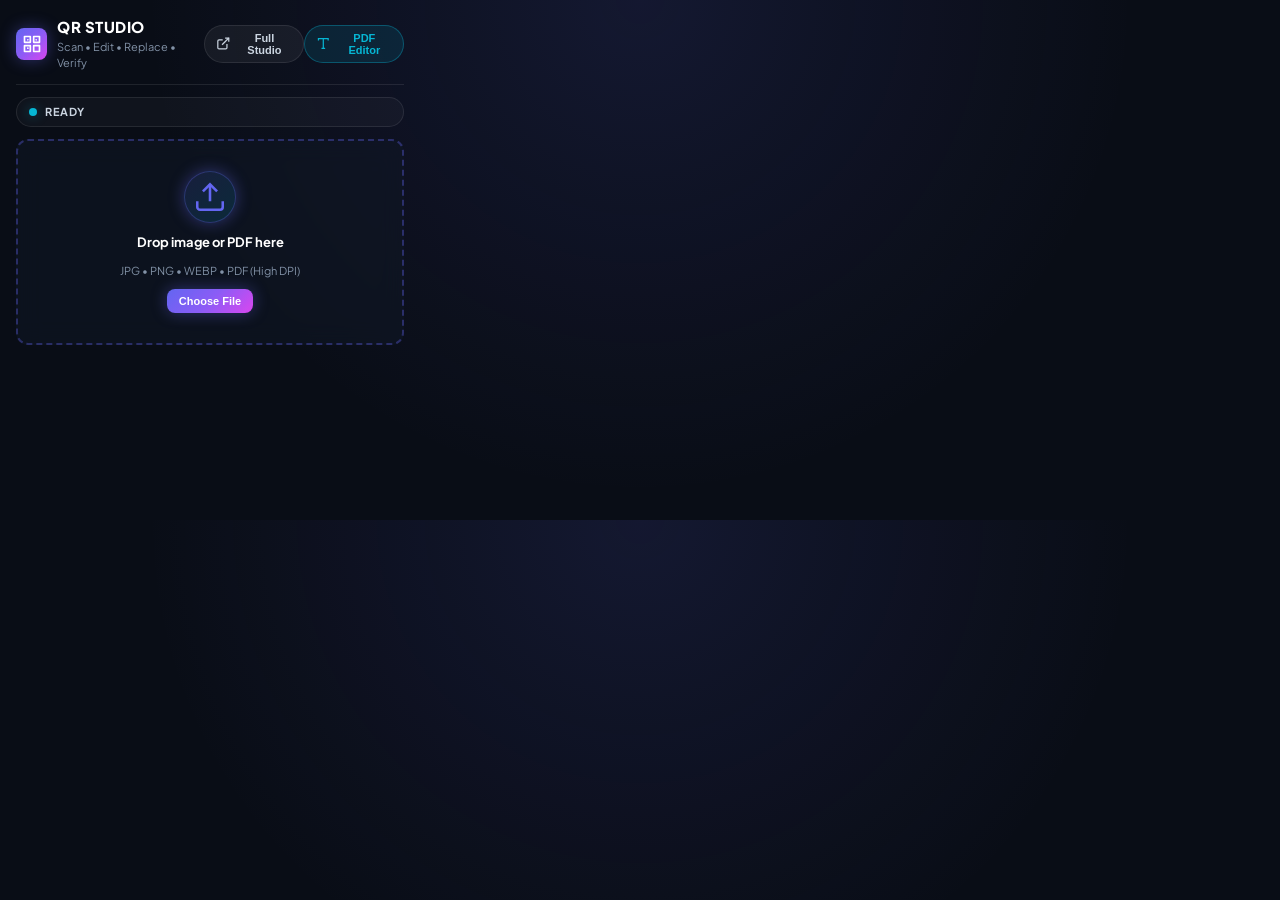
<file: popup.html>
<!DOCTYPE html>
<html lang="en">
<head>
  <meta charset="UTF-8">
  <meta name="viewport" content="width=device-width, initial-scale=1.0">
  <title>QR Code Studio</title>
  <link rel="preconnect" href="https://fonts.googleapis.com">
  <link rel="preconnect" href="https://fonts.gstatic.com" crossorigin>
  <link href="https://fonts.googleapis.com/css2?family=Plus+Jakarta+Sans:wght@400;500;600;700;800&family=JetBrains+Mono:wght@400;500;600&display=swap" rel="stylesheet">
  <link rel="stylesheet" href="popup.css">
</head>
<body>
  <div class="app-container">
    <!-- Header -->
    <header class="header">
      <div class="brand">
        <div class="brand-icon">
          <svg width="20" height="20" viewBox="0 0 24 24" fill="none" stroke="currentColor" stroke-width="2" stroke-linecap="round" stroke-linejoin="round">
            <rect x="3" y="3" width="7" height="7"></rect>
            <rect x="14" y="3" width="7" height="7"></rect>
            <rect x="14" y="14" width="7" height="7"></rect>
            <rect x="3" y="14" width="7" height="7"></rect>
            <line x1="7" y1="7" x2="7.01" y2="7"></line>
            <line x1="17" y1="7" x2="17.01" y2="7"></line>
            <line x1="7" y1="17" x2="7.01" y2="17"></line>
          </svg>
        </div>
        <div>
          <h1 class="title">QR STUDIO</h1>
          <p class="subtitle">Scan • Edit • Replace • Verify</p>
        </div>
      </div>
      <button id="btnOpenEditorTab" class="icon-btn" title="Open Full Screen QR Editor">
        <svg width="15" height="15" viewBox="0 0 24 24" fill="none" stroke="currentColor" stroke-width="2">
          <path d="M18 13v6a2 2 0 0 1-2 2H5a2 2 0 0 1-2-2V8a2 2 0 0 1 2-2h6"></path>
          <polyline points="15 3 21 3 21 9"></polyline>
          <line x1="10" y1="14" x2="21" y2="3"></line>
        </svg>
        <span>Full Studio</span>
      </button>
      <button id="btnOpenPdfEditor" class="icon-btn" title="Open PDF Text &amp; QR Editor" style="background:rgba(6,182,212,0.12);border-color:rgba(6,182,212,0.35);color:#06b6d4;">
        <svg width="15" height="15" viewBox="0 0 24 24" fill="none" stroke="currentColor" stroke-width="2">
          <polyline points="4 7 4 4 20 4 20 7"></polyline>
          <line x1="9" y1="20" x2="15" y2="20"></line>
          <line x1="12" y1="4" x2="12" y2="20"></line>
        </svg>
        <span>PDF Editor</span>
      </button>
    </header>

    <!-- Status Bar -->
    <div class="status-bar" id="statusBar">
      <span class="status-dot"></span>
      <span class="status-text" id="statusText">READY</span>
    </div>

    <!-- Live Animated Progress Bar -->
    <div class="popup-progress-card" id="popupProgressCard" style="display: none;">
      <div class="popup-progress-top">
        <div class="popup-progress-label-wrap">
          <span class="popup-progress-spinner"></span>
          <span class="popup-progress-text" id="popupProgressText">Scanning QR...</span>
        </div>
        <span class="popup-progress-val" id="popupProgressPercent">0%</span>
      </div>
      <div class="popup-progress-track">
        <div class="popup-progress-bar" id="popupProgressFill" style="width: 0%;"></div>
      </div>
    </div>

    <!-- Drop Zone / Upload Area -->
    <div class="drop-zone" id="dropZone">
      <input type="file" id="fileInput" accept="image/jpeg,image/png,image/webp,image/jpg,application/pdf,.pdf" class="file-input-hidden">
      <div class="drop-zone-prompt" id="dropPrompt">
        <div class="drop-icon-box">
          <svg width="34" height="34" viewBox="0 0 24 24" fill="none" stroke="currentColor" stroke-width="1.8">
            <path d="M21 15v4a2 2 0 0 1-2 2H5a2 2 0 0 1-2-2v-4"></path>
            <polyline points="17 8 12 3 7 8"></polyline>
            <line x1="12" y1="3" x2="12" y2="15"></line>
          </svg>
        </div>
        <p class="drop-main-text">Drop image or PDF here</p>
        <p class="drop-sub-text">JPG • PNG • WEBP • PDF (High DPI)</p>
        <button type="button" class="btn btn-primary btn-sm" id="btnChooseFile">Choose File</button>
      </div>

      <!-- Image / PDF Info & Preview Container -->
      <div class="image-preview-container" id="previewContainer" style="display: none;">
        <div class="file-meta" id="fileMeta">
          <span class="file-meta-name" id="metaFilename">file.png</span>
          <span class="file-meta-badge" id="metaDimensions">0 × 0 px</span>
          <span class="file-meta-badge" id="metaSize">0 KB</span>
        </div>

        <!-- PDF Multi-Page Bar -->
        <div class="pdf-page-bar" id="pdfPageBar" style="display: none;">
          <button type="button" id="btnPdfPrev" class="page-nav-btn">&larr;</button>
          <span id="pdfPageIndicator" class="page-indicator">Page 1 of 1</span>
          <button type="button" id="btnPdfNext" class="page-nav-btn">&rarr;</button>
        </div>

        <div class="canvas-wrapper" id="canvasWrapper">
          <canvas id="previewCanvas"></canvas>
          <div class="popup-scanline" id="popupScanline" style="display: none;">
            <div class="popup-scanline-laser"></div>
          </div>
          <div class="overlay-box" id="qrOverlayBox" style="display: none;"></div>
        </div>

        <div class="action-row">
          <button id="btnScan" class="btn btn-primary">
            <svg width="15" height="15" viewBox="0 0 24 24" fill="none" stroke="currentColor" stroke-width="2">
              <circle cx="11" cy="11" r="8"></circle>
              <line x1="21" y1="21" x2="16.65" y2="16.65"></line>
            </svg>
            Scan QR
          </button>
          <button id="btnClear" class="btn btn-secondary">Clear</button>
        </div>
      </div>
    </div>

    <!-- Detection Result Panel -->
    <div class="card result-card" id="resultCard" style="display: none;">
      <div class="card-header">
        <div class="badge-group">
          <span class="badge badge-success" id="detectedBadge">QR CODE DETECTED ✓</span>
          <span class="badge badge-type" id="typeBadge">URL</span>
        </div>
        <span class="qr-count-label" id="qrCountLabel">QR #1</span>
      </div>

      <!-- Multiple QR Selector (visible if > 1 QR found) -->
      <div class="qr-selector" id="qrSelector" style="display: none;"></div>

      <div class="data-group">
        <label for="decodedDataText" class="section-label">Decoded Data</label>
        <textarea id="decodedDataText" class="data-textarea" readonly rows="3" spellcheck="false"></textarea>
      </div>

      <div class="btn-group-row">
        <button id="btnOpenUrl" class="btn btn-action" style="display: none;">
          <svg width="14" height="14" viewBox="0 0 24 24" fill="none" stroke="currentColor" stroke-width="2">
            <path d="M18 13v6a2 2 0 0 1-2 2H5a2 2 0 0 1-2-2V8a2 2 0 0 1 2-2h6"></path>
            <polyline points="15 3 21 3 21 9"></polyline>
            <line x1="10" y1="14" x2="21" y2="3"></line>
          </svg>
          Open URL
        </button>
        <button id="btnCopyData" class="btn btn-action">
          <svg width="14" height="14" viewBox="0 0 24 24" fill="none" stroke="currentColor" stroke-width="2">
            <rect x="9" y="9" width="13" height="13" rx="2" ry="2"></rect>
            <path d="M5 15H4a2 2 0 0 1-2-2V4a2 2 0 0 1 2-2h9a2 2 0 0 1 2 2v1"></path>
          </svg>
          Copy
        </button>
        <button id="btnToggleEdit" class="btn btn-action">
          <svg width="14" height="14" viewBox="0 0 24 24" fill="none" stroke="currentColor" stroke-width="2">
            <path d="M11 4H4a2 2 0 0 0-2 2v14a2 2 0 0 0 2 2h14a2 2 0 0 0 2-2v-7"></path>
            <path d="M18.5 2.5a2.121 2.121 0 0 1 3 3L12 15l-4 1 1-4 9.5-9.5z"></path>
          </svg>
          Edit
        </button>
      </div>
    </div>

    <!-- Edit & Generate Panel -->
    <div class="card edit-card" id="editCard" style="display: none;">
      <div class="card-header">
        <span class="card-title">EDIT QR DATA</span>
        <span class="badge badge-info">Raw Mode</span>
      </div>
      <textarea id="editDataText" class="data-textarea editable" rows="3" placeholder="Enter new QR content..." spellcheck="false"></textarea>
      
      <div class="btn-group-row">
        <button id="btnGenerateQR" class="btn btn-primary">Generate New QR</button>
        <button id="btnCancelEdit" class="btn btn-secondary">Cancel</button>
      </div>
    </div>

    <!-- Verification & Side-by-Side Thumbnail Preview -->
    <div class="card preview-card" id="qrPreviewCard" style="display: none;">
      <div class="verification-status" id="verificationStatus">
        <span class="status-icon">✓</span>
        <span id="verificationText">New QR verified ✓</span>
      </div>

      <div class="qr-compare-row">
        <div class="qr-compare-box">
          <span class="compare-title">OLD QR</span>
          <div class="compare-thumb" id="oldQrThumb"></div>
        </div>
        <div class="qr-compare-box">
          <span class="compare-title">NEW QR</span>
          <div class="compare-thumb" id="newQrThumb"></div>
        </div>
      </div>

      <div class="btn-group-row">
        <button id="btnApplyReplacement" class="btn btn-success">Apply Replacement</button>
      </div>
    </div>

    <!-- Final Replacement & Download Panel -->
    <div class="card success-card" id="successCard" style="display: none;">
      <div class="success-banner">
        <svg width="20" height="20" viewBox="0 0 24 24" fill="none" stroke="#10b981" stroke-width="2.5">
          <path d="M22 11.08V12a10 10 0 1 1-5.93-9.14"></path>
          <polyline points="22 4 12 14.01 9 11.01"></polyline>
        </svg>
        <span>QR REPLACED SUCCESSFULLY ✓</span>
      </div>
      <p class="resolution-note" id="resolutionNote">Original resolution (0 × 0) preserved.</p>

      <div class="btn-group-row">
        <button id="btnDownloadDefault" class="btn btn-primary">Download Image</button>
        <button id="btnDownloadAlt" class="btn btn-secondary">Download as PNG</button>
        <button id="btnStartNew" class="btn btn-secondary">Start New</button>
      </div>
    </div>

    <!-- Error Alert Banner -->
    <div class="error-banner" id="errorBanner" style="display: none;">
      <span id="errorMessage">An error occurred</span>
      <button id="btnDismissError" class="dismiss-btn">&times;</button>
    </div>
  </div>

  <!-- Scripts -->
  <script src="lib/jsQR.js"></script>
  <script src="lib/qrcode.js"></script>
  <script src="lib/pdf.min.js"></script>
  <script src="lib/pdf-lib.min.js"></script>
  <script src="scanner/qr-scanner.js"></script>
  <script src="scanner/qr-generator.js"></script>
  <script src="scanner/pdf-processor.js"></script>
  <script src="popup.js"></script>
</body>
</html>
</file>
<file: editor.css>
/* ==========================================================================
   QR Code Studio & Replacer — Premium Dark Glassmorphic Design System
   ========================================================================== */

:root {
  /* Surface & Background Palettes */
  --bg-app: #090d16;
  --bg-topbar: rgba(13, 18, 30, 0.85);
  --bg-sidebar: rgba(13, 18, 30, 0.75);
  --bg-card: rgba(21, 29, 48, 0.65);
  --bg-card-hover: rgba(30, 42, 69, 0.75);
  --bg-viewport: #060911;
  --bg-input: rgba(10, 14, 26, 0.8);
  
  /* Text & Accents */
  --text-bright: #ffffff;
  --text-main: #e2e8f0;
  --text-muted: #94a3b8;
  --text-dim: #64748b;

  /* Brand Gradients & Accents */
  --brand-gradient: linear-gradient(135deg, #6366f1 0%, #8b5cf6 50%, #d946ef 100%);
  --brand-glow: 0 0 25px rgba(99, 102, 241, 0.45);
  --primary: #6366f1;
  --primary-hover: #4f46e5;
  --primary-glow: 0 0 16px rgba(99, 102, 241, 0.4);
  --cyan: #06b6d4;
  --cyan-glow: 0 0 14px rgba(6, 182, 212, 0.35);
  --emerald: #10b981;
  --emerald-glow: 0 0 14px rgba(16, 185, 129, 0.35);
  --amber: #f59e0b;
  --rose: #f43f5e;

  /* Borders & Dividers */
  --border: rgba(255, 255, 255, 0.08);
  --border-hover: rgba(255, 255, 255, 0.18);
  --border-glow: rgba(99, 102, 241, 0.5);

  /* Geometry & Shadows */
  --radius-xs: 4px;
  --radius-sm: 8px;
  --radius-md: 12px;
  --radius-lg: 16px;
  --radius-full: 9999px;
  --shadow-sm: 0 2px 8px rgba(0, 0, 0, 0.3);
  --shadow-md: 0 8px 24px rgba(0, 0, 0, 0.4);
  --shadow-glow: 0 0 30px rgba(99, 102, 241, 0.2);

  /* Fonts */
  --font: 'Plus Jakarta Sans', -apple-system, BlinkMacSystemFont, "Segoe UI", Roboto, sans-serif;
  --font-mono: 'JetBrains Mono', monospace, Consolas, Courier;
}

* {
  box-sizing: border-box;
  margin: 0;
  padding: 0;
}

html, body {
  width: 100%;
  height: 100%;
  overflow: hidden;
  font-family: var(--font);
  background-color: var(--bg-app);
  color: var(--text-main);
  font-size: 13px;
  line-height: 1.5;
  -webkit-font-smoothing: antialiased;
}

/* Custom Scrollbar */
::-webkit-scrollbar {
  width: 6px;
  height: 6px;
}
::-webkit-scrollbar-track {
  background: transparent;
}
::-webkit-scrollbar-thumb {
  background: rgba(255, 255, 255, 0.12);
  border-radius: 3px;
}
::-webkit-scrollbar-thumb:hover {
  background: rgba(255, 255, 255, 0.22);
}

.editor-layout {
  display: flex;
  flex-direction: column;
  width: 100vw;
  height: 100vh;
  background: radial-gradient(circle at 50% 0%, rgba(99, 102, 241, 0.08) 0%, transparent 70%);
}

/* ==========================================================================
   Top Navigation Bar
   ========================================================================== */

.top-nav {
  height: 56px;
  background: var(--bg-topbar);
  backdrop-filter: blur(16px);
  -webkit-backdrop-filter: blur(16px);
  border-bottom: 1px solid var(--border);
  display: flex;
  align-items: center;
  justify-content: space-between;
  padding: 0 24px;
  flex-shrink: 0;
  box-shadow: 0 4px 20px rgba(0, 0, 0, 0.4);
  z-index: 50;
}

.nav-left {
  display: flex;
  align-items: center;
  gap: 12px;
}

.app-logo {
  width: 36px;
  height: 36px;
  border-radius: var(--radius-sm);
  background: var(--brand-gradient);
  color: #ffffff;
  display: flex;
  align-items: center;
  justify-content: center;
  box-shadow: var(--brand-glow);
  transition: transform 0.25s cubic-bezier(0.34, 1.56, 0.64, 1);
}
.app-logo:hover {
  transform: scale(1.08) rotate(3deg);
}

.app-titles {
  display: flex;
  align-items: center;
  gap: 10px;
}

.main-title {
  font-size: 15px;
  font-weight: 700;
  color: var(--text-bright);
  letter-spacing: -0.2px;
}

.sub-badge {
  font-size: 10px;
  font-weight: 600;
  text-transform: uppercase;
  letter-spacing: 0.8px;
  padding: 3px 8px;
  background: rgba(99, 102, 241, 0.15);
  color: #a5b4fc;
  border: 1px solid rgba(99, 102, 241, 0.3);
  border-radius: var(--radius-full);
}

/* Workflow Step Indicator */
.nav-center {
  display: flex;
  align-items: center;
}

.workflow-stepper {
  display: flex;
  align-items: center;
  gap: 6px;
  background: rgba(255, 255, 255, 0.03);
  padding: 4px 12px;
  border-radius: var(--radius-full);
  border: 1px solid var(--border);
}

.step-node {
  display: flex;
  align-items: center;
  gap: 6px;
  opacity: 0.45;
  transition: all 0.3s ease;
}

.step-node.active {
  opacity: 1;
}

.step-node.completed .step-dot {
  background: var(--emerald);
  color: #ffffff;
  box-shadow: var(--emerald-glow);
}

.step-dot {
  width: 20px;
  height: 20px;
  border-radius: var(--radius-full);
  background: rgba(255, 255, 255, 0.1);
  color: var(--text-muted);
  display: flex;
  align-items: center;
  justify-content: center;
  font-size: 11px;
  font-weight: 700;
  transition: all 0.3s ease;
}

.step-node.active .step-dot {
  background: var(--primary);
  color: #ffffff;
  box-shadow: var(--primary-glow);
  transform: scale(1.1);
}

.step-label {
  font-size: 11px;
  font-weight: 600;
  color: var(--text-muted);
}

.step-node.active .step-label {
  color: var(--text-bright);
}

.step-line {
  width: 14px;
  height: 1px;
  background: var(--border);
  transition: background 0.3s ease;
}

.step-line.completed {
  background: var(--emerald);
}

/* Nav Right & Live Status Indicator */
.nav-right {
  display: flex;
  align-items: center;
  gap: 14px;
}

.status-indicator {
  display: flex;
  align-items: center;
  gap: 8px;
  padding: 5px 12px;
  background: rgba(255, 255, 255, 0.04);
  border: 1px solid var(--border);
  border-radius: var(--radius-full);
  font-size: 11px;
  font-weight: 700;
  letter-spacing: 0.5px;
}

.status-dot {
  width: 8px;
  height: 8px;
  border-radius: var(--radius-full);
  background: var(--cyan);
  box-shadow: var(--cyan-glow);
  transition: all 0.3s ease;
}

.status-indicator.ready .status-dot {
  background: var(--cyan);
  box-shadow: var(--cyan-glow);
}

.status-indicator.scanning .status-dot {
  background: var(--primary);
  box-shadow: var(--primary-glow);
  animation: pulseDot 1s infinite alternate;
}

.status-indicator.detected .status-dot {
  background: var(--emerald);
  box-shadow: var(--emerald-glow);
}

.status-indicator.error .status-dot {
  background: var(--rose);
  box-shadow: 0 0 12px rgba(244, 63, 94, 0.5);
}

@keyframes pulseDot {
  0% { transform: scale(0.85); opacity: 0.6; }
  100% { transform: scale(1.35); opacity: 1; }
}

.status-label {
  color: var(--text-main);
}

/* ==========================================================================
   Workspace Layout
   ========================================================================== */

.workspace-body {
  display: flex;
  flex: 1;
  overflow: hidden;
  position: relative;
}

/* ==========================================================================
   Viewport (Canvas / Interactive Stage)
   ========================================================================== */

.canvas-viewport {
  flex: 1;
  position: relative;
  background-color: var(--bg-viewport);
  background-image: 
    radial-gradient(circle at 50% 50%, rgba(99, 102, 241, 0.04) 0%, transparent 60%),
    linear-gradient(rgba(255, 255, 255, 0.02) 1px, transparent 1px),
    linear-gradient(90deg, rgba(255, 255, 255, 0.02) 1px, transparent 1px);
  background-size: 100% 100%, 32px 32px, 32px 32px;
  display: flex;
  flex-direction: column;
  align-items: center;
  justify-content: center;
  overflow: auto;
  user-select: none;
}

/* Floating Viewport Toolbar */
.viewport-toolbar {
  position: absolute;
  top: 18px;
  left: 50%;
  transform: translateX(-50%);
  background: rgba(17, 24, 39, 0.82);
  backdrop-filter: blur(20px);
  -webkit-backdrop-filter: blur(20px);
  border: 1px solid var(--border-hover);
  border-radius: var(--radius-full);
  padding: 5px 10px;
  display: flex;
  align-items: center;
  gap: 8px;
  box-shadow: 0 10px 30px rgba(0, 0, 0, 0.5), var(--brand-glow);
  z-index: 40;
  transition: all 0.25s ease;
}

.tool-group {
  display: flex;
  align-items: center;
  gap: 3px;
}

.tool-btn {
  background: transparent;
  border: none;
  color: var(--text-muted);
  padding: 6px 10px;
  border-radius: var(--radius-full);
  font-size: 12px;
  font-weight: 600;
  cursor: pointer;
  transition: all 0.15s ease;
}

.tool-btn:hover {
  color: var(--text-bright);
  background: rgba(255, 255, 255, 0.08);
}

.tool-btn:active {
  transform: scale(0.96);
}

.tool-btn.active-tab, .tool-btn.active-tool {
  background: var(--primary);
  color: #ffffff;
  box-shadow: var(--primary-glow);
}

.zoom-label {
  font-size: 11px;
  font-weight: 700;
  font-family: var(--font-mono);
  color: var(--text-bright);
  min-width: 48px;
  text-align: center;
}

.tool-divider {
  width: 1px;
  height: 18px;
  background: var(--border);
}

/* Empty State / Glowing Dropzone */
.empty-state {
  width: 100%;
  height: 100%;
  display: flex;
  align-items: center;
  justify-content: center;
  padding: 40px;
}

.empty-dropzone {
  width: 580px;
  max-width: 90%;
  background: rgba(17, 24, 39, 0.6);
  backdrop-filter: blur(24px);
  -webkit-backdrop-filter: blur(24px);
  border: 2px dashed rgba(99, 102, 241, 0.4);
  border-radius: var(--radius-lg);
  padding: 50px 30px;
  text-align: center;
  display: flex;
  flex-direction: column;
  align-items: center;
  gap: 16px;
  cursor: pointer;
  box-shadow: var(--shadow-md);
  transition: all 0.3s cubic-bezier(0.16, 1, 0.3, 1);
  position: relative;
  overflow: hidden;
}

.empty-dropzone::before {
  content: '';
  position: absolute;
  inset: 0;
  background: radial-gradient(circle at 50% 0%, rgba(99, 102, 241, 0.15), transparent 70%);
  pointer-events: none;
}

.empty-dropzone:hover, .empty-dropzone.drag-over {
  border-color: var(--primary);
  box-shadow: 0 0 35px rgba(99, 102, 241, 0.35);
  transform: translateY(-3px);
}

.drop-icon-ring {
  width: 72px;
  height: 72px;
  border-radius: var(--radius-full);
  background: linear-gradient(135deg, rgba(99, 102, 241, 0.2), rgba(139, 92, 246, 0.2));
  border: 1px solid rgba(99, 102, 241, 0.4);
  display: flex;
  align-items: center;
  justify-content: center;
  color: var(--primary);
  box-shadow: var(--primary-glow);
  animation: floatRing 3s ease-in-out infinite;
}

@keyframes floatRing {
  0%, 100% { transform: translateY(0); }
  50% { transform: translateY(-6px); }
}

.empty-dropzone h2 {
  font-size: 20px;
  font-weight: 700;
  color: var(--text-bright);
}

.empty-dropzone p {
  font-size: 13px;
  color: var(--text-muted);
  max-width: 400px;
  line-height: 1.6;
}

.security-note {
  font-size: 11px;
  color: var(--text-dim);
  display: flex;
  align-items: center;
  gap: 5px;
  margin-top: 8px;
}

/* Canvas Display Stage */
.canvas-stage {
  flex: 1;
  width: 100%;
  height: 100%;
  display: flex;
  align-items: center;
  justify-content: center;
  padding: 50px 20px;
}

.canvas-container {
  position: relative;
  border-radius: var(--radius-sm);
  box-shadow: 0 20px 50px rgba(0, 0, 0, 0.65), 0 0 0 1px rgba(255, 255, 255, 0.1);
  overflow: hidden;
  background: #ffffff;
  transition: width 0.1s linear, height 0.1s linear;
}

.canvas-container.selecting {
  cursor: crosshair;
}

#mainCanvas {
  display: block;
  max-width: none;
}

/* ==========================================================================
   Laser Scanline Overlay (Visual Feedback for Scanning)
   ========================================================================== */

.scanline-overlay {
  position: absolute;
  inset: 0;
  pointer-events: none;
  overflow: hidden;
  z-index: 20;
}

.scanline-laser {
  position: absolute;
  left: 0;
  width: 100%;
  height: 3px;
  background: linear-gradient(90deg, transparent 0%, var(--cyan) 20%, #ffffff 50%, var(--cyan) 80%, transparent 100%);
  box-shadow: 0 0 16px 3px var(--cyan), 0 0 30px 6px rgba(6, 182, 212, 0.6);
  animation: laserSweep 2s ease-in-out infinite;
}

.scanline-radar {
  position: absolute;
  inset: 0;
  background: linear-gradient(180deg, rgba(6, 182, 212, 0.12) 0%, transparent 60%);
  animation: radarFade 2s ease-in-out infinite;
}

@keyframes laserSweep {
  0% { top: 0%; opacity: 0; }
  10% { opacity: 1; }
  90% { opacity: 1; }
  100% { top: 100%; opacity: 0; }
}

@keyframes radarFade {
  0%, 100% { opacity: 0.3; }
  50% { opacity: 0.8; }
}

/* Bounding Box Overlay */
.bounding-box-overlay {
  position: absolute;
  border: 2px solid var(--emerald);
  background: rgba(16, 185, 129, 0.15);
  box-shadow: var(--emerald-glow), inset 0 0 12px rgba(16, 185, 129, 0.2);
  pointer-events: none;
  border-radius: var(--radius-xs);
  transition: all 0.2s cubic-bezier(0.16, 1, 0.3, 1);
  z-index: 25;
}

.bbox-tag {
  position: absolute;
  bottom: calc(100% + 4px);
  left: 0;
  background: var(--emerald);
  color: #ffffff;
  font-size: 10px;
  font-weight: 700;
  font-family: var(--font-mono);
  padding: 2px 6px;
  border-radius: 4px;
  white-space: nowrap;
  box-shadow: var(--emerald-glow);
}

/* Interactive Selection Box */
.selection-rect {
  position: absolute;
  border: 2px dashed var(--primary);
  background: rgba(99, 102, 241, 0.2);
  box-shadow: var(--primary-glow);
  pointer-events: none;
  z-index: 30;
  animation: marchAnts 1s linear infinite;
}

@keyframes marchAnts {
  0% { border-style: dashed; }
}

/* Split-Stage (Side-by-Side Comparison) */
.split-stage {
  width: 100%;
  height: 100%;
  display: flex;
  padding: 40px;
  gap: 20px;
}

.split-pane {
  flex: 1;
  display: flex;
  flex-direction: column;
  background: rgba(17, 24, 39, 0.6);
  border: 1px solid var(--border);
  border-radius: var(--radius-md);
  overflow: hidden;
  box-shadow: var(--shadow-md);
}

.pane-header {
  height: 40px;
  background: rgba(10, 14, 26, 0.7);
  border-bottom: 1px solid var(--border);
  display: flex;
  align-items: center;
  padding: 0 16px;
  font-size: 11px;
  font-weight: 700;
  color: var(--text-muted);
  letter-spacing: 0.5px;
}

.pane-content {
  flex: 1;
  display: flex;
  align-items: center;
  justify-content: center;
  overflow: auto;
  padding: 16px;
  background: var(--bg-viewport);
}

.split-divider {
  width: 2px;
  background: var(--border);
}

/* ==========================================================================
   Control Sidebar
   ========================================================================== */

.sidebar {
  width: 380px;
  background: var(--bg-sidebar);
  backdrop-filter: blur(20px);
  -webkit-backdrop-filter: blur(20px);
  border-left: 1px solid var(--border);
  display: flex;
  flex-direction: column;
  padding: 16px;
  gap: 14px;
  overflow-y: auto;
  z-index: 30;
  box-shadow: -4px 0 24px rgba(0, 0, 0, 0.4);
}

/* ==========================================================================
   Live Operation Progress Bar Card
   ========================================================================== */

.progress-card {
  background: linear-gradient(135deg, rgba(30, 41, 59, 0.8) 0%, rgba(15, 23, 42, 0.9) 100%);
  border: 1px solid rgba(99, 102, 241, 0.4);
  border-radius: var(--radius-md);
  padding: 14px 16px;
  box-shadow: 0 8px 24px rgba(0, 0, 0, 0.4), var(--brand-glow);
  animation: fadeInUp 0.25s ease-out;
}

.progress-header {
  display: flex;
  align-items: center;
  justify-content: space-between;
  margin-bottom: 10px;
}

.progress-title-row {
  display: flex;
  align-items: center;
  gap: 8px;
}

.progress-spinner {
  width: 14px;
  height: 14px;
  border: 2px solid rgba(255, 255, 255, 0.2);
  border-top-color: var(--cyan);
  border-radius: var(--radius-full);
  animation: spin 0.8s linear infinite;
}

@keyframes spin {
  to { transform: rotate(360deg); }
}

.progress-title {
  font-size: 12px;
  font-weight: 700;
  color: var(--text-bright);
}

.progress-percent {
  font-size: 13px;
  font-weight: 800;
  font-family: var(--font-mono);
  color: var(--cyan);
  text-shadow: var(--cyan-glow);
}

.progress-track {
  width: 100%;
  height: 8px;
  background: rgba(0, 0, 0, 0.45);
  border-radius: var(--radius-full);
  overflow: hidden;
  box-shadow: inset 0 1px 3px rgba(0, 0, 0, 0.5);
  margin-bottom: 8px;
  position: relative;
}

.progress-fill {
  height: 100%;
  background: linear-gradient(90deg, #6366f1, #06b6d4, #10b981);
  border-radius: var(--radius-full);
  box-shadow: 0 0 12px rgba(6, 182, 212, 0.6);
  transition: width 0.25s ease-out;
  position: relative;
  overflow: hidden;
}

.progress-fill::after {
  content: '';
  position: absolute;
  inset: 0;
  background: linear-gradient(
    90deg,
    rgba(255, 255, 255, 0) 0%,
    rgba(255, 255, 255, 0.4) 50%,
    rgba(255, 255, 255, 0) 100%
  );
  animation: shimmer 1.5s infinite;
}

@keyframes shimmer {
  0% { transform: translateX(-100%); }
  100% { transform: translateX(100%); }
}

.progress-meta {
  display: flex;
  align-items: center;
  justify-content: space-between;
  font-size: 11px;
}

.progress-detail {
  color: var(--text-muted);
  white-space: nowrap;
  overflow: hidden;
  text-overflow: ellipsis;
  max-width: 240px;
}

.progress-time {
  color: var(--text-dim);
  font-family: var(--font-mono);
  font-size: 10px;
}

/* ==========================================================================
   Side Panels (Glassmorphic Cards)
   ========================================================================== */

.side-panel {
  background: var(--bg-card);
  border: 1px solid var(--border);
  border-radius: var(--radius-md);
  padding: 16px;
  display: flex;
  flex-direction: column;
  gap: 12px;
  box-shadow: var(--shadow-sm);
  transition: border-color 0.2s ease, box-shadow 0.2s ease;
  animation: fadeInUp 0.3s ease-out;
}

.side-panel:hover {
  border-color: var(--border-hover);
}

@keyframes fadeInUp {
  from { opacity: 0; transform: translateY(8px); }
  to { opacity: 1; transform: translateY(0); }
}

.panel-header {
  display: flex;
  align-items: center;
  justify-content: space-between;
  padding-bottom: 8px;
  border-bottom: 1px solid var(--border);
}

.panel-title {
  font-size: 12px;
  font-weight: 700;
  text-transform: uppercase;
  letter-spacing: 0.6px;
  color: var(--text-muted);
}

.panel-pill {
  font-size: 10px;
  font-weight: 700;
  padding: 3px 7px;
  border-radius: var(--radius-full);
  background: rgba(255, 255, 255, 0.08);
  color: var(--text-main);
  border: 1px solid var(--border);
}

/* Metadata Grid */
.meta-grid {
  display: grid;
  grid-template-columns: 1fr 1fr;
  gap: 10px;
}

.meta-item {
  display: flex;
  flex-direction: column;
  gap: 2px;
  background: rgba(10, 14, 26, 0.4);
  padding: 8px 10px;
  border-radius: var(--radius-sm);
  border: 1px solid var(--border);
}

.meta-label {
  font-size: 10px;
  color: var(--text-dim);
  text-transform: uppercase;
  letter-spacing: 0.4px;
}

.meta-val {
  font-size: 12px;
  font-weight: 600;
  color: var(--text-main);
  white-space: nowrap;
  overflow: hidden;
  text-overflow: ellipsis;
}

.meta-val.highlight {
  font-family: var(--font-mono);
  color: var(--cyan);
}

/* Badges */
.badge {
  font-size: 10px;
  font-weight: 700;
  letter-spacing: 0.5px;
  text-transform: uppercase;
  padding: 3px 8px;
  border-radius: var(--radius-full);
  display: inline-flex;
  align-items: center;
}

.badge-type {
  background: rgba(99, 102, 241, 0.2);
  color: #a5b4fc;
  border: 1px solid rgba(99, 102, 241, 0.4);
}

.badge-success {
  background: rgba(16, 185, 129, 0.15);
  color: #6ee7b7;
  border: 1px solid rgba(16, 185, 129, 0.4);
}

/* Multi-QR Tabs */
.qr-tab-strip {
  display: flex;
  gap: 6px;
  overflow-x: auto;
  padding-bottom: 4px;
}

.qr-tab {
  background: rgba(255, 255, 255, 0.05);
  border: 1px solid var(--border);
  color: var(--text-muted);
  font-size: 11px;
  font-weight: 600;
  padding: 5px 10px;
  border-radius: var(--radius-full);
  cursor: pointer;
  white-space: nowrap;
  transition: all 0.15s ease;
}

.qr-tab:hover {
  background: rgba(255, 255, 255, 0.1);
  color: var(--text-bright);
}

.qr-tab.active {
  background: var(--primary);
  border-color: var(--primary);
  color: #ffffff;
  box-shadow: var(--primary-glow);
}

/* Metrics Row */
.qr-metrics-row {
  display: flex;
  gap: 12px;
  font-size: 11px;
  font-family: var(--font-mono);
  color: var(--text-muted);
}

/* Code & Payload Textareas */
.field-block {
  display: flex;
  flex-direction: column;
  gap: 6px;
}

.field-label {
  font-size: 11px;
  font-weight: 600;
  color: var(--text-muted);
}

.code-textarea {
  width: 100%;
  background: var(--bg-input);
  border: 1px solid var(--border);
  border-radius: var(--radius-sm);
  padding: 10px;
  color: var(--text-bright);
  font-family: var(--font-mono);
  font-size: 12px;
  line-height: 1.5;
  resize: vertical;
  outline: none;
  transition: border-color 0.2s ease, box-shadow 0.2s ease;
}

.code-textarea:focus {
  border-color: var(--primary);
  box-shadow: 0 0 0 3px rgba(99, 102, 241, 0.25);
}

.code-textarea.editable {
  background: rgba(13, 18, 30, 0.9);
  border-color: rgba(99, 102, 241, 0.4);
}

/* Buttons */
.btn {
  display: inline-flex;
  align-items: center;
  justify-content: center;
  gap: 8px;
  padding: 9px 16px;
  font-size: 12px;
  font-weight: 600;
  border-radius: var(--radius-sm);
  border: none;
  cursor: pointer;
  transition: all 0.2s cubic-bezier(0.16, 1, 0.3, 1);
  text-decoration: none;
}

.btn:active {
  transform: scale(0.97);
}

.btn-primary {
  background: var(--brand-gradient);
  color: #ffffff;
  box-shadow: var(--primary-glow);
}
.btn-primary:hover {
  box-shadow: 0 0 22px rgba(99, 102, 241, 0.6);
  transform: translateY(-1px);
}

.btn-secondary {
  background: rgba(255, 255, 255, 0.08);
  color: var(--text-main);
  border: 1px solid var(--border);
}
.btn-secondary:hover {
  background: rgba(255, 255, 255, 0.14);
  color: var(--text-bright);
}

.btn-outline {
  background: transparent;
  color: var(--text-main);
  border: 1px solid var(--border);
}
.btn-outline:hover {
  background: rgba(255, 255, 255, 0.08);
  border-color: var(--border-hover);
  color: var(--text-bright);
}

.btn-success {
  background: linear-gradient(135deg, #10b981 0%, #059669 100%);
  color: #ffffff;
  box-shadow: var(--emerald-glow);
}
.btn-success:hover {
  box-shadow: 0 0 20px rgba(16, 185, 129, 0.5);
  transform: translateY(-1px);
}

.btn-block {
  width: 100%;
}

.btn-lg {
  padding: 12px 24px;
  font-size: 14px;
  border-radius: var(--radius-md);
}

.btn-row {
  display: flex;
  gap: 8px;
}

.btn-row .btn {
  flex: 1;
}

/* Fine Tuning Accordion */
.fine-tuning-accordion {
  background: rgba(10, 14, 26, 0.4);
  border: 1px solid var(--border);
  border-radius: var(--radius-sm);
  overflow: hidden;
}

.accordion-summary {
  padding: 8px 12px;
  font-size: 11px;
  font-weight: 600;
  color: var(--text-muted);
  cursor: pointer;
  user-select: none;
}

.accordion-content {
  padding: 10px 12px;
  display: flex;
  flex-direction: column;
  gap: 10px;
  border-top: 1px solid var(--border);
}

.setting-row {
  display: flex;
  align-items: center;
  justify-content: space-between;
  gap: 10px;
}

.setting-label {
  font-size: 11px;
  color: var(--text-muted);
}

.slider-val-group {
  display: flex;
  align-items: center;
  gap: 8px;
}

.slider-val-group input[type="range"] {
  accent-color: var(--primary);
  width: 90px;
}

.setting-select {
  background: var(--bg-input);
  color: var(--text-bright);
  border: 1px solid var(--border);
  border-radius: var(--radius-xs);
  padding: 4px 8px;
  font-size: 11px;
  outline: none;
}

/* Verification & Thumbnail Comparison Box */
.verification-box {
  display: flex;
  flex-direction: column;
  gap: 12px;
  background: rgba(10, 14, 26, 0.5);
  padding: 12px;
  border-radius: var(--radius-sm);
  border: 1px solid var(--border);
}

.verify-badge {
  display: flex;
  align-items: center;
  gap: 6px;
  font-size: 11px;
  font-weight: 700;
  color: var(--emerald);
}

.qr-thumbnail-comparison {
  display: grid;
  grid-template-columns: 1fr 1fr;
  gap: 10px;
}

.qr-thumb-box {
  display: flex;
  flex-direction: column;
  align-items: center;
  gap: 6px;
}

.thumb-lbl {
  font-size: 10px;
  font-weight: 700;
  color: var(--text-dim);
}

.thumb-frame {
  width: 100px;
  height: 100px;
  background: #ffffff;
  border-radius: var(--radius-xs);
  display: flex;
  align-items: center;
  justify-content: center;
  overflow: hidden;
  box-shadow: 0 4px 12px rgba(0, 0, 0, 0.4);
}

.thumb-frame canvas {
  width: 100%;
  height: 100%;
  object-fit: contain;
}

/* Success Callout */
.success-callout {
  display: flex;
  align-items: center;
  gap: 12px;
  background: rgba(16, 185, 129, 0.12);
  border: 1px solid rgba(16, 185, 129, 0.3);
  border-radius: var(--radius-sm);
  padding: 12px;
}

.callout-icon {
  width: 32px;
  height: 32px;
  border-radius: var(--radius-full);
  background: var(--emerald);
  color: #ffffff;
  display: flex;
  align-items: center;
  justify-content: center;
  font-size: 16px;
  font-weight: 800;
  box-shadow: var(--emerald-glow);
}

.callout-title {
  font-size: 13px;
  font-weight: 700;
  color: #ffffff;
}

.callout-desc {
  font-size: 11px;
  color: #6ee7b7;
}

.export-actions {
  display: flex;
  flex-direction: column;
  gap: 8px;
}

/* Error Box */
.error-box {
  background: rgba(244, 63, 94, 0.12);
  border: 1px solid rgba(244, 63, 94, 0.35);
  border-radius: var(--radius-sm);
  padding: 10px 14px;
  display: flex;
  align-items: center;
  justify-content: space-between;
  gap: 10px;
  animation: shake 0.3s ease-in-out;
}

@keyframes shake {
  0%, 100% { transform: translateX(0); }
  25% { transform: translateX(-4px); }
  75% { transform: translateX(4px); }
}

.error-text {
  font-size: 11px;
  color: #fca5a5;
  line-height: 1.4;
}

.btn-dismiss {
  background: transparent;
  border: none;
  color: #fca5a5;
  font-size: 18px;
  cursor: pointer;
  line-height: 1;
}
</file>
<file: pdf-editor.css>
/* ==========================================================================
   PDF Text Editor — Dark Glassmorphic Design
   Inherits colour system from editor.css but is fully standalone.
   ========================================================================== */

:root {
  /* Core palette (matches editor.css) */
  --bg-app:        #090d16;
  --bg-topbar:     rgba(13, 18, 30, 0.95);
  --bg-sidebar:    rgba(13, 18, 30, 0.85);
  --bg-panel:      rgba(18, 24, 40, 0.80);
  --bg-card:       rgba(21, 29, 48, 0.70);
  --bg-input:      rgba(10, 14, 26, 0.90);
  --bg-viewport:   #060911;

  --text-bright:   #ffffff;
  --text-main:     #e2e8f0;
  --text-muted:    #94a3b8;
  --text-dim:      #64748b;

  --brand-gradient: linear-gradient(135deg, #6366f1 0%, #8b5cf6 50%, #d946ef 100%);
  --primary:        #6366f1;
  --primary-hover:  #4f46e5;
  --primary-glow:   0 0 16px rgba(99, 102, 241, 0.45);
  --cyan:           #06b6d4;
  --cyan-glow:      0 0 14px rgba(6, 182, 212, 0.35);
  --emerald:        #10b981;
  --emerald-glow:   0 0 14px rgba(16, 185, 129, 0.35);
  --amber:          #f59e0b;
  --rose:           #f43f5e;

  --border:         rgba(255, 255, 255, 0.08);
  --border-hover:   rgba(255, 255, 255, 0.18);
  --border-glow:    rgba(99, 102, 241, 0.5);

  --radius-xs:  4px;
  --radius-sm:  8px;
  --radius-md:  12px;
  --radius-lg:  16px;
  --radius-full: 9999px;
  --shadow-sm:  0 2px 8px rgba(0,0,0,0.35);
  --shadow-md:  0 8px 24px rgba(0,0,0,0.45);

  --font:      'Plus Jakarta Sans', -apple-system, BlinkMacSystemFont, "Segoe UI", Roboto, sans-serif;
  --font-mono: 'JetBrains Mono', monospace, Consolas, Courier;

  /* Layout constants */
  --topbar-h:      54px;
  --toolbar-h:     46px;
  --bottombar-h:   42px;
  --thumb-panel-w: 168px;
  --ctx-panel-w:   230px;
}

* { box-sizing: border-box; margin: 0; padding: 0; }

html, body {
  width: 100%; height: 100%;
  overflow: hidden;
  font-family: var(--font);
  background: var(--bg-app);
  color: var(--text-main);
  font-size: 13px;
  line-height: 1.5;
  -webkit-font-smoothing: antialiased;
}

/* Scrollbar */
::-webkit-scrollbar { width: 5px; height: 5px; }
::-webkit-scrollbar-track { background: transparent; }
::-webkit-scrollbar-thumb { background: rgba(255,255,255,0.12); border-radius: 3px; }
::-webkit-scrollbar-thumb:hover { background: rgba(255,255,255,0.22); }

/* ─── App Shell ─────────────────────────────────────────────────────────────── */

.pe-shell {
  display: flex;
  flex-direction: column;
  width: 100vw;
  height: 100vh;
  background: radial-gradient(circle at 50% 0%, rgba(99,102,241,0.07) 0%, transparent 65%);
}

/* ─── Top Bar ────────────────────────────────────────────────────────────────── */

.pe-topbar {
  height: var(--topbar-h);
  min-height: var(--topbar-h);
  display: flex;
  align-items: center;
  padding: 0 16px;
  gap: 12px;
  background: var(--bg-topbar);
  border-bottom: 1px solid var(--border);
  backdrop-filter: blur(12px);
  position: relative;
  z-index: 100;
}

.pe-logo {
  display: flex;
  align-items: center;
  gap: 9px;
  flex-shrink: 0;
}
.pe-logo-icon {
  width: 32px; height: 32px;
  border-radius: var(--radius-sm);
  background: var(--brand-gradient);
  display: flex; align-items: center; justify-content: center;
  box-shadow: var(--primary-glow);
  flex-shrink: 0;
}
.pe-logo-icon svg { color: #fff; }
.pe-app-name {
  font-size: 14px;
  font-weight: 700;
  letter-spacing: 0.04em;
  color: var(--text-bright);
}
.pe-app-sub {
  font-size: 10px;
  color: var(--text-dim);
  letter-spacing: 0.06em;
  text-transform: uppercase;
  margin-top: 1px;
}

.pe-topbar-sep {
  width: 1px; height: 28px;
  background: var(--border);
  flex-shrink: 0;
}

/* Status indicator */
.pe-status {
  display: flex;
  align-items: center;
  gap: 6px;
  font-size: 11px;
  font-weight: 600;
  letter-spacing: 0.06em;
  color: var(--text-muted);
  padding: 4px 10px;
  background: var(--bg-card);
  border: 1px solid var(--border);
  border-radius: var(--radius-full);
  flex-shrink: 0;
}
.pe-status-dot {
  width: 7px; height: 7px;
  border-radius: 50%;
  background: var(--text-dim);
  transition: background 0.3s, box-shadow 0.3s;
}
.pe-status.ready    .pe-status-dot { background: var(--emerald); box-shadow: var(--emerald-glow); }
.pe-status.scanning .pe-status-dot { background: var(--amber);   box-shadow: 0 0 12px rgba(245,158,11,0.5); animation: pulse 1s infinite; }
.pe-status.editing  .pe-status-dot { background: var(--cyan);    box-shadow: var(--cyan-glow); }
.pe-status.success  .pe-status-dot { background: var(--emerald); box-shadow: var(--emerald-glow); }
.pe-status.error    .pe-status-dot { background: var(--rose);    box-shadow: 0 0 12px rgba(244,63,94,0.5); }
@keyframes pulse { 0%,100%{opacity:1} 50%{opacity:0.45} }

.pe-topbar-spacer { flex: 1; }

/* Topbar right-side action buttons */
.pe-topbar-btn {
  display: flex; align-items: center; gap: 6px;
  padding: 6px 12px;
  border: 1px solid var(--border);
  border-radius: var(--radius-sm);
  background: var(--bg-card);
  color: var(--text-main);
  font-size: 12px; font-weight: 600;
  cursor: pointer;
  transition: all 0.2s;
}
.pe-topbar-btn:hover {
  border-color: var(--border-hover);
  background: var(--bg-card-hover, rgba(30,42,69,0.75));
  color: var(--text-bright);
}
.pe-topbar-btn.primary {
  background: var(--primary);
  border-color: var(--primary);
  color: #fff;
}
.pe-topbar-btn.primary:hover {
  background: var(--primary-hover);
  border-color: var(--primary-hover);
}

/* ─── Toolbar ────────────────────────────────────────────────────────────────── */

.pe-toolbar {
  height: var(--toolbar-h);
  min-height: var(--toolbar-h);
  display: flex;
  align-items: center;
  padding: 0 12px;
  gap: 4px;
  background: rgba(13, 18, 30, 0.70);
  border-bottom: 1px solid var(--border);
  backdrop-filter: blur(8px);
  position: relative;
  z-index: 90;
  overflow-x: auto;
}
.pe-toolbar::-webkit-scrollbar { height: 0; }

.pe-tool-sep {
  width: 1px; height: 22px;
  background: var(--border);
  margin: 0 4px;
  flex-shrink: 0;
}

.pe-tool-btn {
  display: flex; align-items: center; gap: 5px;
  padding: 5px 10px;
  border: 1px solid transparent;
  border-radius: var(--radius-sm);
  background: transparent;
  color: var(--text-muted);
  font-size: 12px; font-weight: 500;
  cursor: pointer;
  transition: all 0.18s;
  white-space: nowrap;
  flex-shrink: 0;
}
.pe-tool-btn:hover {
  background: var(--bg-card);
  border-color: var(--border);
  color: var(--text-main);
}
.pe-tool-btn.active {
  background: rgba(99, 102, 241, 0.18);
  border-color: rgba(99, 102, 241, 0.5);
  color: var(--primary);
  box-shadow: 0 0 10px rgba(99, 102, 241, 0.2);
}
.pe-tool-btn:disabled {
  opacity: 0.35;
  cursor: not-allowed;
}
.pe-tool-btn svg { flex-shrink: 0; }

/* Undo/Redo specific */
.pe-tool-btn.undo-btn, .pe-tool-btn.redo-btn {
  font-size: 15px; padding: 5px 8px;
}

/* Zoom controls */
.pe-zoom-group {
  display: flex; align-items: center; gap: 2px;
  background: var(--bg-card);
  border: 1px solid var(--border);
  border-radius: var(--radius-sm);
  padding: 2px;
  flex-shrink: 0;
}
.pe-zoom-btn {
  width: 26px; height: 26px;
  border: none; border-radius: 5px;
  background: transparent;
  color: var(--text-muted);
  font-size: 15px; font-weight: 700;
  cursor: pointer;
  transition: all 0.15s;
  display: flex; align-items: center; justify-content: center;
}
.pe-zoom-btn:hover { background: var(--bg-panel); color: var(--text-bright); }
.pe-zoom-label {
  min-width: 44px;
  text-align: center;
  font-size: 12px; font-weight: 600;
  color: var(--text-main);
  cursor: default;
}

/* ─── Body (thumbnails + canvas + context) ───────────────────────────────────── */

.pe-body {
  display: flex;
  flex: 1;
  overflow: hidden;
  min-height: 0;
}

/* ─── Thumbnail Panel ─────────────────────────────────────────────────────────── */

.pe-thumb-panel {
  width: var(--thumb-panel-w);
  min-width: var(--thumb-panel-w);
  max-width: var(--thumb-panel-w);
  background: var(--bg-sidebar);
  border-right: 1px solid var(--border);
  display: flex;
  flex-direction: column;
  overflow: hidden;
}
.pe-thumb-header {
  padding: 10px 12px 8px;
  font-size: 10px;
  font-weight: 700;
  letter-spacing: 0.08em;
  color: var(--text-dim);
  text-transform: uppercase;
  border-bottom: 1px solid var(--border);
  flex-shrink: 0;
}
.pe-thumb-list {
  flex: 1;
  overflow-y: auto;
  padding: 8px;
  display: flex;
  flex-direction: column;
  gap: 8px;
}
.pe-thumb-item {
  cursor: pointer;
  border-radius: var(--radius-sm);
  border: 2px solid transparent;
  overflow: hidden;
  transition: all 0.2s;
  background: var(--bg-card);
}
.pe-thumb-item:hover { border-color: var(--border-hover); }
.pe-thumb-item.active { border-color: var(--primary); box-shadow: 0 0 10px rgba(99,102,241,0.3); }
.pe-thumb-label {
  font-size: 10px;
  font-weight: 600;
  color: var(--text-dim);
  padding: 4px 6px 2px;
  letter-spacing: 0.04em;
}
.pe-thumb-canvas-wrap {
  width: 100%;
  display: flex; justify-content: center;
  padding: 0 4px 4px;
}
.pe-thumb-canvas {
  max-width: 100%;
  height: auto;
  border-radius: 3px;
  display: block;
}

/* ─── Canvas Viewport ─────────────────────────────────────────────────────────── */

.pe-viewport {
  flex: 1;
  overflow: hidden;
  background: var(--bg-viewport);
  position: relative;
  display: flex;
  flex-direction: column;
}

/* Empty / upload state */
.pe-empty {
  flex: 1;
  display: flex;
  flex-direction: column;
  align-items: center;
  justify-content: center;
  gap: 16px;
  padding: 40px;
}
.pe-empty-ring {
  width: 80px; height: 80px;
  border-radius: 50%;
  background: rgba(99,102,241,0.12);
  border: 2px solid rgba(99,102,241,0.3);
  display: flex; align-items: center; justify-content: center;
}
.pe-empty h2 {
  font-size: 18px; font-weight: 700;
  color: var(--text-bright);
  text-align: center;
}
.pe-empty p {
  font-size: 13px; color: var(--text-muted);
  text-align: center; max-width: 340px;
}
.pe-empty .pe-security {
  font-size: 11px; color: var(--text-dim);
}

/* Scanned-page notice */
.pe-scanned-notice {
  display: none;
  position: absolute;
  top: 12px; left: 50%;
  transform: translateX(-50%);
  background: rgba(245,158,11,0.15);
  border: 1px solid rgba(245,158,11,0.4);
  border-radius: var(--radius-sm);
  padding: 8px 14px;
  font-size: 12px; color: var(--amber);
  text-align: center;
  z-index: 20;
  white-space: nowrap;
}
.pe-scanned-notice.visible { display: block; }

/* Canvas stage */
.pe-canvas-stage {
  display: none;   /* shown when PDF loaded */
  position: relative;
  flex: 1;
  overflow: auto;
  padding: 24px;
  box-sizing: border-box;
}
.pe-canvas-stage.active {
  display: flex;
  justify-content: center;
  align-items: flex-start;
}

.pe-canvas-wrap {
  position: relative;
  display: inline-block;
  margin: 0 auto;
  box-shadow: 0 4px 24px rgba(0, 0, 0, 0.45), 0 0 0 1px rgba(255, 255, 255, 0.08);
  border-radius: 2px;
  background: #ffffff;
  flex-shrink: 0;
  /* Sized by JS to match zoomed canvas */
}

/* The main rendered PDF canvas */
#peMainCanvas {
  display: block;
  /* width/height set by JS */
}

/* Synchronized DOM Interactive Text Layer (Section 5) */
.pe-text-layer {
  position: absolute;
  top: 0;
  left: 0;
  width: 100%;
  height: 100%;
  pointer-events: none;
  overflow: hidden;
  z-index: 10;
}

.pe-text-span {
  position: absolute;
  box-sizing: border-box;
  color: transparent;
  cursor: text;
  pointer-events: auto;
  user-select: none;
  -webkit-user-select: none;
  white-space: pre;
  line-height: 1.15;
  transform-origin: top left;
  border-radius: 2px;
  transition: background 0.12s, outline 0.12s;
}

.pe-text-span:hover {
  outline: 1.5px dashed rgba(6, 182, 212, 0.65);
  background: rgba(6, 182, 212, 0.08);
}

.pe-text-span.pe-selected {
  outline: 2px solid #06b6d4;
  background: rgba(6, 182, 212, 0.15);
}

.pe-text-span.pe-hidden {
  visibility: hidden !important;
  opacity: 0 !important;
}

/* The transparent edit overlay on top */
#peEditOverlay {
  position: absolute;
  top: 0; left: 0;
  width: 100%; height: 100%;
  pointer-events: none;  /* JS manages pointer events directly */
  z-index: 20;
}

/* Inline Word-style text editor */
#peTextInput {
  position: absolute;
  box-sizing: border-box;
  background: #ffffff;
  border: 1.5px solid #2563eb;
  border-radius: 2px;
  box-shadow: 0 0 0 2px rgba(37, 99, 235, 0.18);
  padding: 0 2px;
  margin: 0;
  line-height: 1.15;
  outline: none;
  resize: none;
  overflow: hidden;
  white-space: pre;
  word-break: keep-all;
  z-index: 50;
  display: none;
  color: #000000;
  transform-origin: top left;
}

/* Text selection box drawn on overlay */
.pe-sel-box {
  position: absolute;
  border: 1.5px solid var(--primary);
  border-radius: 2px;
  background: rgba(99,102,241,0.07);
  pointer-events: none;
}
.pe-sel-box.qr-sel {
  border-color: var(--cyan);
  background: rgba(6,182,212,0.07);
}

/* ─── Word-Style Document Text Ribbon ───────────────────────────────────────── */
.pe-ribbon-group {
  display: flex;
  align-items: center;
  gap: 5px;
  flex-shrink: 0;
  transition: opacity 0.2s;
}

.pe-ribbon-select {
  background: var(--bg-card);
  border: 1px solid var(--border);
  border-radius: var(--radius-sm);
  color: var(--text-main);
  font-size: 12px;
  padding: 4px 8px;
  outline: none;
  cursor: pointer;
  height: 28px;
}
.pe-ribbon-select:focus {
  border-color: var(--primary);
}

.pe-ribbon-size-wrap {
  display: flex;
  align-items: center;
  background: var(--bg-card);
  border: 1px solid var(--border);
  border-radius: var(--radius-sm);
  overflow: hidden;
  height: 28px;
}

.pe-ribbon-size-input {
  width: 40px;
  height: 100%;
  border: none;
  background: transparent;
  color: var(--text-bright);
  font-size: 12px;
  font-weight: 600;
  text-align: center;
  outline: none;
}
.pe-ribbon-size-input::-webkit-inner-spin-button,
.pe-ribbon-size-input::-webkit-outer-spin-button {
  -webkit-appearance: none;
  margin: 0;
}

.pe-ribbon-btn {
  display: flex;
  align-items: center;
  justify-content: center;
  height: 28px;
  padding: 0 8px;
  border: 1px solid transparent;
  border-radius: var(--radius-sm);
  background: transparent;
  color: var(--text-muted);
  font-size: 12px;
  font-weight: 600;
  cursor: pointer;
  transition: all 0.15s ease;
  user-select: none;
}
.pe-ribbon-btn:hover {
  background: var(--bg-card);
  color: var(--text-bright);
  border-color: var(--border);
}
.pe-ribbon-btn.active {
  background: rgba(37, 99, 235, 0.2);
  border-color: rgba(37, 99, 235, 0.6);
  color: #60a5fa;
}
.pe-ribbon-btn.icon-only {
  width: 26px;
  padding: 0;
  font-size: 11px;
}
.pe-ribbon-btn.format-b {
  font-weight: 800;
  width: 28px;
  padding: 0;
}
.pe-ribbon-btn.format-i {
  font-style: italic;
  font-family: serif;
  width: 28px;
  padding: 0;
}

/* Text color button */
.pe-ribbon-color-wrap {
  position: relative;
  display: flex;
  flex-direction: column;
  align-items: center;
  justify-content: center;
  width: 28px;
  height: 28px;
  border: 1px solid var(--border);
  border-radius: var(--radius-sm);
  background: var(--bg-card);
  cursor: pointer;
}
.pe-ribbon-color-letter {
  font-size: 12px;
  font-weight: 800;
  color: var(--text-bright);
  line-height: 1;
}
.pe-ribbon-color-bar {
  width: 14px;
  height: 3px;
  background: #000000;
  border-radius: 1px;
  margin-top: 2px;
}
.pe-ribbon-color-input {
  position: absolute;
  top: 0; left: 0;
  width: 100%; height: 100%;
  opacity: 0;
  cursor: pointer;
}

/* Alignment button group */
.pe-ribbon-align-group {
  display: flex;
  align-items: center;
  background: var(--bg-card);
  border: 1px solid var(--border);
  border-radius: var(--radius-sm);
  overflow: hidden;
  height: 28px;
}
.pe-ribbon-align-group .pe-ribbon-btn {
  border-radius: 0;
  border: none;
  width: 26px;
  padding: 0;
}

.pe-ribbon-btn.delete-btn {
  color: #ef4444;
}
.pe-ribbon-btn.delete-btn:hover {
  background: rgba(239, 68, 68, 0.15);
  border-color: rgba(239, 68, 68, 0.4);
  color: #f87171;
}

.pe-ribbon-btn.commit-btn {
  background: rgba(16, 185, 129, 0.15);
  border-color: rgba(16, 185, 129, 0.4);
  color: #34d399;
  font-weight: 700;
  padding: 0 10px;
}
.pe-ribbon-btn.commit-btn:hover {
  background: #10b981;
  border-color: #10b981;
  color: #ffffff;
}

/* Inline Word-Like Text Editor */
#peTextInput {
  position: absolute;
  background: #ffffff;
  border: 1.5px solid #2563eb;
  border-radius: 2px;
  color: #0f172a;
  font-family: Arial, Helvetica, sans-serif;
  padding: 0 2px;
  margin: 0;
  resize: none;
  outline: none;
  z-index: 50;
  min-width: 15px;
  min-height: 14px;
  line-height: 1.2;
  overflow: hidden;
  white-space: pre;
  box-sizing: border-box;
  box-shadow: 0 0 0 2px rgba(37, 99, 235, 0.3);
  display: none;
  caret-color: #2563eb;
}

/* Canvas stage cursor modes */
.pe-canvas-stage.mode-add-text { cursor: text; }
.pe-canvas-stage.mode-select   { cursor: default; }
.pe-canvas-stage.mode-text     { cursor: text; }
.pe-canvas-stage.mode-qr       { cursor: crosshair; }

/* ─── Context Panel (right) ──────────────────────────────────────────────────── */

.pe-ctx-panel {
  width: var(--ctx-panel-w);
  min-width: var(--ctx-panel-w);
  background: var(--bg-sidebar);
  border-left: 1px solid var(--border);
  display: flex;
  flex-direction: column;
  overflow: hidden;
}

.pe-ctx-placeholder {
  flex: 1;
  display: flex;
  flex-direction: column;
  align-items: center;
  justify-content: center;
  gap: 8px;
  padding: 24px;
  color: var(--text-dim);
  font-size: 12px;
  text-align: center;
}
.pe-ctx-placeholder svg { opacity: 0.35; }

/* Context panel sections */
.pe-ctx-section {
  display: none;
  flex-direction: column;
  flex: 1;
  overflow-y: auto;
}
.pe-ctx-section.active { display: flex; }

.pe-ctx-header {
  padding: 12px 14px 10px;
  display: flex;
  align-items: center;
  gap: 8px;
  border-bottom: 1px solid var(--border);
  flex-shrink: 0;
}
.pe-ctx-title {
  font-size: 11px;
  font-weight: 700;
  letter-spacing: 0.07em;
  text-transform: uppercase;
  color: var(--text-muted);
}
.pe-ctx-badge {
  font-size: 9px;
  font-weight: 700;
  padding: 2px 6px;
  border-radius: var(--radius-full);
  letter-spacing: 0.06em;
  text-transform: uppercase;
}
.pe-ctx-badge.text { background: rgba(99,102,241,0.2); color: var(--primary); }
.pe-ctx-badge.qr   { background: rgba(6,182,212,0.2);  color: var(--cyan); }

.pe-ctx-body {
  flex: 1;
  overflow-y: auto;
  padding: 12px;
  display: flex;
  flex-direction: column;
  gap: 10px;
}

/* Field groups */
.pe-field-row {
  display: flex;
  flex-direction: column;
  gap: 4px;
}
.pe-field-label {
  font-size: 10px;
  font-weight: 600;
  letter-spacing: 0.05em;
  color: var(--text-dim);
  text-transform: uppercase;
}
.pe-field-input, .pe-field-select, .pe-field-textarea {
  width: 100%;
  padding: 6px 8px;
  background: var(--bg-input);
  border: 1px solid var(--border);
  border-radius: var(--radius-sm);
  color: var(--text-main);
  font-family: var(--font);
  font-size: 12px;
  outline: none;
  transition: border-color 0.2s;
}
.pe-field-input:focus, .pe-field-select:focus, .pe-field-textarea:focus {
  border-color: var(--primary);
  box-shadow: 0 0 0 2px rgba(99,102,241,0.15);
}
.pe-field-select option { background: #1a2340; }
.pe-field-textarea {
  resize: vertical;
  min-height: 60px;
  font-family: var(--font-mono);
  font-size: 11px;
}

/* Two-col row */
.pe-row-2 {
  display: grid;
  grid-template-columns: 1fr 1fr;
  gap: 6px;
}

/* Bold / Italic / Align buttons */
.pe-format-bar {
  display: flex;
  gap: 3px;
}
.pe-fmt-btn {
  flex: 1;
  padding: 5px 0;
  border: 1px solid var(--border);
  border-radius: var(--radius-sm);
  background: var(--bg-input);
  color: var(--text-muted);
  font-size: 12px; font-weight: 600;
  cursor: pointer;
  transition: all 0.15s;
  display: flex; align-items: center; justify-content: center;
}
.pe-fmt-btn:hover { border-color: var(--border-hover); color: var(--text-main); }
.pe-fmt-btn.active {
  background: rgba(99,102,241,0.2);
  border-color: var(--primary);
  color: var(--primary);
}

/* Color input row */
.pe-color-row {
  display: flex;
  align-items: center;
  gap: 6px;
}
.pe-color-input {
  width: 32px; height: 28px;
  border: 1px solid var(--border);
  border-radius: var(--radius-sm);
  padding: 2px;
  background: var(--bg-input);
  cursor: pointer;
}
.pe-color-hex {
  flex: 1;
  padding: 5px 8px;
  background: var(--bg-input);
  border: 1px solid var(--border);
  border-radius: var(--radius-sm);
  color: var(--text-main);
  font-family: var(--font-mono);
  font-size: 11px;
  outline: none;
}
.pe-color-hex:focus { border-color: var(--primary); }

/* Divider */
.pe-ctx-divider {
  height: 1px;
  background: var(--border);
  margin: 2px 0;
}

/* Verify badge */
.pe-verify-badge {
  display: flex;
  align-items: center;
  gap: 6px;
  padding: 7px 10px;
  border-radius: var(--radius-sm);
  background: rgba(16,185,129,0.12);
  border: 1px solid rgba(16,185,129,0.3);
  font-size: 12px;
  color: var(--emerald);
  font-weight: 600;
}
.pe-verify-badge.error {
  background: rgba(244,63,94,0.12);
  border-color: rgba(244,63,94,0.3);
  color: var(--rose);
}

/* QR comparison thumbnails */
.pe-qr-compare {
  display: flex;
  gap: 6px;
}
.pe-qr-compare-box {
  flex: 1;
  text-align: center;
}
.pe-qr-compare-label {
  font-size: 9px;
  font-weight: 700;
  color: var(--text-dim);
  letter-spacing: 0.07em;
  text-transform: uppercase;
  margin-bottom: 4px;
}
.pe-qr-compare-frame {
  background: #fff;
  border-radius: var(--radius-xs);
  display: flex;
  align-items: center;
  justify-content: center;
  min-height: 64px;
  overflow: hidden;
}
.pe-qr-compare-frame canvas {
  max-width: 100%;
  height: auto;
  display: block;
}

/* ─── Buttons ─────────────────────────────────────────────────────────────────── */

.pe-btn {
  width: 100%;
  padding: 8px 12px;
  border-radius: var(--radius-sm);
  font-size: 12px; font-weight: 600;
  cursor: pointer;
  transition: all 0.18s;
  display: flex; align-items: center; justify-content: center; gap: 6px;
  border: 1px solid transparent;
}
.pe-btn:disabled { opacity: 0.35; cursor: not-allowed; }

.pe-btn-primary {
  background: var(--primary);
  border-color: var(--primary);
  color: #fff;
}
.pe-btn-primary:hover:not(:disabled) {
  background: var(--primary-hover);
  border-color: var(--primary-hover);
  box-shadow: var(--primary-glow);
}
.pe-btn-success {
  background: var(--emerald);
  border-color: var(--emerald);
  color: #fff;
}
.pe-btn-success:hover:not(:disabled) { filter: brightness(1.1); box-shadow: var(--emerald-glow); }
.pe-btn-secondary {
  background: var(--bg-card);
  border-color: var(--border);
  color: var(--text-main);
}
.pe-btn-secondary:hover:not(:disabled) { border-color: var(--border-hover); }
.pe-btn-danger {
  background: rgba(244,63,94,0.15);
  border-color: rgba(244,63,94,0.4);
  color: var(--rose);
}
.pe-btn-danger:hover:not(:disabled) { background: rgba(244,63,94,0.25); }

/* ─── Bottom Bar ──────────────────────────────────────────────────────────────── */

.pe-bottombar {
  height: var(--bottombar-h);
  min-height: var(--bottombar-h);
  display: flex;
  align-items: center;
  padding: 0 16px;
  gap: 12px;
  background: var(--bg-topbar);
  border-top: 1px solid var(--border);
  z-index: 90;
}

.pe-page-nav {
  display: flex;
  align-items: center;
  gap: 6px;
}
.pe-page-nav-btn {
  width: 26px; height: 26px;
  border: 1px solid var(--border);
  border-radius: var(--radius-sm);
  background: var(--bg-card);
  color: var(--text-muted);
  font-size: 14px;
  cursor: pointer;
  display: flex; align-items: center; justify-content: center;
  transition: all 0.15s;
}
.pe-page-nav-btn:hover:not(:disabled) { border-color: var(--border-hover); color: var(--text-bright); }
.pe-page-nav-btn:disabled { opacity: 0.3; cursor: not-allowed; }

.pe-page-input-wrap {
  display: flex; align-items: center; gap: 5px;
  font-size: 12px; color: var(--text-muted);
}
.pe-page-input {
  width: 38px;
  text-align: center;
  padding: 3px 4px;
  background: var(--bg-input);
  border: 1px solid var(--border);
  border-radius: var(--radius-xs);
  color: var(--text-main);
  font-size: 12px;
  outline: none;
}
.pe-page-input:focus { border-color: var(--primary); }

.pe-bottombar-spacer { flex: 1; }

.pe-zoom-fit-btn {
  padding: 4px 10px;
  border: 1px solid var(--border);
  border-radius: var(--radius-sm);
  background: var(--bg-card);
  color: var(--text-muted);
  font-size: 11px; font-weight: 600;
  cursor: pointer;
  transition: all 0.15s;
}
.pe-zoom-fit-btn:hover { border-color: var(--border-hover); color: var(--text-main); }

/* ─── Error Banner ─────────────────────────────────────────────────────────────── */

.pe-error-banner {
  display: none;
  align-items: center;
  gap: 10px;
  padding: 8px 14px;
  background: rgba(244,63,94,0.12);
  border-top: 1px solid rgba(244,63,94,0.3);
  font-size: 12px;
  color: #fca5a5;
  z-index: 200;
}
.pe-error-banner.visible { display: flex; }
.pe-error-banner-text { flex: 1; }
.pe-error-dismiss {
  background: none; border: none;
  color: var(--rose); font-size: 16px;
  cursor: pointer; flex-shrink: 0;
  opacity: 0.7; transition: opacity 0.15s;
}
.pe-error-dismiss:hover { opacity: 1; }

/* ─── Progress card ────────────────────────────────────────────────────────────── */

.pe-progress-card {
  display: none;
  margin: 10px 12px;
  padding: 10px 12px;
  background: var(--bg-card);
  border: 1px solid var(--border);
  border-radius: var(--radius-sm);
  flex-shrink: 0;
}
.pe-progress-card.active { display: block; }
.pe-progress-top {
  display: flex;
  align-items: center;
  justify-content: space-between;
  margin-bottom: 6px;
}
.pe-progress-label {
  display: flex; align-items: center; gap: 6px;
  font-size: 11px; font-weight: 600; color: var(--text-main);
}
.pe-progress-spinner {
  width: 12px; height: 12px;
  border: 2px solid rgba(99,102,241,0.25);
  border-top-color: var(--primary);
  border-radius: 50%;
  animation: spin 0.7s linear infinite;
  flex-shrink: 0;
}
@keyframes spin { to { transform: rotate(360deg); } }
.pe-progress-pct { font-size: 11px; font-weight: 600; color: var(--primary); }
.pe-progress-track {
  height: 4px;
  background: rgba(255,255,255,0.06);
  border-radius: 2px;
  overflow: hidden;
}
.pe-progress-fill {
  height: 100%;
  background: var(--brand-gradient);
  border-radius: 2px;
  transition: width 0.25s ease;
  width: 0%;
}

/* ─── Success callout ─────────────────────────────────────────────────────────── */

.pe-success-callout {
  display: flex;
  gap: 10px;
  padding: 10px 12px;
  background: rgba(16,185,129,0.1);
  border: 1px solid rgba(16,185,129,0.25);
  border-radius: var(--radius-sm);
  align-items: flex-start;
}
.pe-success-icon {
  width: 28px; height: 28px;
  border-radius: 50%;
  background: var(--emerald);
  display: flex; align-items: center; justify-content: center;
  font-size: 14px; color: #fff;
  flex-shrink: 0;
  box-shadow: var(--emerald-glow);
}
.pe-success-title { font-size: 12px; font-weight: 700; color: var(--emerald); }
.pe-success-desc  { font-size: 11px; color: var(--text-muted); margin-top: 2px; }

/* ─── Resize handle ────────────────────────────────────────────────────────────── */

.pe-resize-handle {
  position: absolute;
  width: 8px; height: 8px;
  border: 1.5px solid var(--primary);
  background: #fff;
  border-radius: 2px;
  cursor: se-resize;
  z-index: 60;
}

/* ─── File drop over empty viewport ───────────────────────────────────────────── */

.pe-empty.dragover .pe-empty-ring {
  background: rgba(99,102,241,0.25);
  border-color: var(--primary);
  box-shadow: var(--primary-glow);
}

/* ─── Utility ─────────────────────────────────────────────────────────────────── */
.pe-small { font-size: 11px; color: var(--text-dim); }
.pe-flex-row { display: flex; gap: 6px; align-items: center; }
.pe-mt-4 { margin-top: 4px; }
.pe-mt-8 { margin-top: 8px; }
</file>
<file: popup.css>
/* ==========================================================================
   QR Code Studio — Extension Popup Stylesheet (Dark Glassmorphism)
   ========================================================================== */

:root {
  --bg-main: #090d16;
  --bg-card: rgba(18, 24, 40, 0.75);
  --bg-card-hover: rgba(28, 38, 62, 0.85);
  --bg-input: rgba(10, 14, 26, 0.85);
  --text-primary: #f8fafc;
  --text-secondary: #cbd5e1;
  --text-muted: #8292a7;
  --text-dim: #64748b;
  --border-color: rgba(255, 255, 255, 0.09);
  --border-focus: #6366f1;
  --primary: #6366f1;
  --primary-hover: #4f46e5;
  --primary-glow: 0 0 16px rgba(99, 102, 241, 0.4);
  --brand-gradient: linear-gradient(135deg, #6366f1 0%, #8b5cf6 50%, #d946ef 100%);
  --cyan: #06b6d4;
  --cyan-glow: 0 0 12px rgba(6, 182, 212, 0.4);
  --success: #10b981;
  --success-glow: 0 0 14px rgba(16, 185, 129, 0.4);
  --danger: #f43f5e;
  --radius-xs: 4px;
  --radius-sm: 8px;
  --radius-md: 12px;
  --radius-lg: 16px;
  --radius-full: 9999px;
  --font-family: 'Plus Jakarta Sans', -apple-system, BlinkMacSystemFont, "Segoe UI", Roboto, sans-serif;
  --font-mono: 'JetBrains Mono', monospace, Consolas, Courier;
}

* {
  box-sizing: border-box;
  margin: 0;
  padding: 0;
}

body {
  width: 420px;
  min-height: 520px;
  max-height: 600px;
  overflow-y: auto;
  overflow-x: hidden;
  font-family: var(--font-family);
  background: var(--bg-main);
  background-image: radial-gradient(circle at 50% 0%, rgba(99, 102, 241, 0.12) 0%, transparent 60%);
  color: var(--text-primary);
  font-size: 13px;
  line-height: 1.5;
  -webkit-font-smoothing: antialiased;
}

/* Scrollbar styling */
body::-webkit-scrollbar {
  width: 6px;
}
body::-webkit-scrollbar-track {
  background: transparent;
}
body::-webkit-scrollbar-thumb {
  background: rgba(255, 255, 255, 0.14);
  border-radius: 3px;
}
body::-webkit-scrollbar-thumb:hover {
  background: rgba(255, 255, 255, 0.24);
}

.app-container {
  padding: 16px;
  display: flex;
  flex-direction: column;
  gap: 12px;
}

/* Header */
.header {
  display: flex;
  align-items: center;
  justify-content: space-between;
  padding-bottom: 12px;
  border-bottom: 1px solid var(--border-color);
}

.brand {
  display: flex;
  align-items: center;
  gap: 10px;
}

.brand-icon {
  width: 32px;
  height: 32px;
  border-radius: var(--radius-sm);
  background: var(--brand-gradient);
  color: #ffffff;
  display: flex;
  align-items: center;
  justify-content: center;
  box-shadow: var(--primary-glow);
  transition: transform 0.2s cubic-bezier(0.34, 1.56, 0.64, 1);
}
.brand-icon:hover {
  transform: scale(1.08) rotate(4deg);
}

.title {
  font-size: 15px;
  font-weight: 800;
  letter-spacing: 0.5px;
  color: #ffffff;
}

.subtitle {
  font-size: 11px;
  color: var(--text-muted);
}

.icon-btn {
  display: flex;
  align-items: center;
  gap: 6px;
  background: rgba(255, 255, 255, 0.05);
  border: 1px solid var(--border-color);
  color: var(--text-secondary);
  padding: 6px 11px;
  border-radius: var(--radius-full);
  font-size: 11px;
  font-weight: 600;
  cursor: pointer;
  transition: all 0.2s ease;
}

.icon-btn:hover {
  border-color: var(--primary);
  background: rgba(99, 102, 241, 0.15);
  color: #ffffff;
  box-shadow: var(--primary-glow);
  transform: translateY(-1px);
}

/* Status Bar */
.status-bar {
  display: flex;
  align-items: center;
  gap: 8px;
  background: rgba(255, 255, 255, 0.03);
  padding: 6px 12px;
  border-radius: var(--radius-full);
  border: 1px solid var(--border-color);
  font-size: 11px;
  font-weight: 700;
  letter-spacing: 0.5px;
}

.status-dot {
  width: 8px;
  height: 8px;
  border-radius: var(--radius-full);
  background: var(--cyan);
  box-shadow: var(--cyan-glow);
  transition: all 0.3s ease;
}

.status-bar.ready .status-dot {
  background: var(--cyan);
  box-shadow: var(--cyan-glow);
}

.status-bar.scanning .status-dot {
  background: var(--primary);
  box-shadow: var(--primary-glow);
  animation: pulseDot 0.8s infinite alternate;
}

.status-bar.detected .status-dot {
  background: var(--success);
  box-shadow: var(--success-glow);
}

.status-bar.error .status-dot {
  background: var(--danger);
  box-shadow: 0 0 10px rgba(244, 63, 94, 0.5);
}

@keyframes pulseDot {
  0% { transform: scale(0.85); opacity: 0.6; }
  100% { transform: scale(1.35); opacity: 1; }
}

.status-text {
  color: var(--text-secondary);
}

/* ==========================================================================
   Live Animated Progress Bar in Popup
   ========================================================================== */

.popup-progress-card {
  background: linear-gradient(135deg, rgba(30, 41, 59, 0.85) 0%, rgba(15, 23, 42, 0.9) 100%);
  border: 1px solid rgba(99, 102, 241, 0.35);
  border-radius: var(--radius-sm);
  padding: 10px 12px;
  box-shadow: 0 4px 16px rgba(0, 0, 0, 0.3), var(--primary-glow);
  animation: fadeInUp 0.25s ease-out;
}

.popup-progress-top {
  display: flex;
  align-items: center;
  justify-content: space-between;
  margin-bottom: 8px;
}

.popup-progress-label-wrap {
  display: flex;
  align-items: center;
  gap: 6px;
}

.popup-progress-spinner {
  width: 12px;
  height: 12px;
  border: 2px solid rgba(255, 255, 255, 0.2);
  border-top-color: var(--cyan);
  border-radius: var(--radius-full);
  animation: spin 0.8s linear infinite;
}

@keyframes spin {
  to { transform: rotate(360deg); }
}

.popup-progress-text {
  font-size: 11px;
  font-weight: 700;
  color: #ffffff;
}

.popup-progress-val {
  font-size: 12px;
  font-weight: 800;
  font-family: var(--font-mono);
  color: var(--cyan);
  text-shadow: var(--cyan-glow);
}

.popup-progress-track {
  width: 100%;
  height: 6px;
  background: rgba(0, 0, 0, 0.5);
  border-radius: var(--radius-full);
  overflow: hidden;
  position: relative;
}

.popup-progress-bar {
  height: 100%;
  background: linear-gradient(90deg, #6366f1, #06b6d4, #10b981);
  border-radius: var(--radius-full);
  box-shadow: 0 0 10px rgba(6, 182, 212, 0.6);
  transition: width 0.25s ease-out;
  position: relative;
  overflow: hidden;
}

.popup-progress-bar::after {
  content: '';
  position: absolute;
  inset: 0;
  background: linear-gradient(90deg, transparent, rgba(255, 255, 255, 0.4), transparent);
  animation: shimmer 1.5s infinite;
}

@keyframes shimmer {
  0% { transform: translateX(-100%); }
  100% { transform: translateX(100%); }
}

/* ==========================================================================
   Drop Zone / Upload Area
   ========================================================================== */

.drop-zone {
  border: 2px dashed rgba(99, 102, 241, 0.35);
  border-radius: var(--radius-md);
  background: rgba(17, 24, 39, 0.5);
  backdrop-filter: blur(12px);
  padding: 16px;
  text-align: center;
  transition: all 0.25s ease;
  position: relative;
  overflow: hidden;
}

.drop-zone:hover, .drop-zone.drag-over {
  border-color: var(--primary);
  background: rgba(99, 102, 241, 0.08);
  box-shadow: 0 0 24px rgba(99, 102, 241, 0.25);
}

.file-input-hidden {
  display: none;
}

.drop-zone-prompt {
  display: flex;
  flex-direction: column;
  align-items: center;
  gap: 10px;
  padding: 14px 0;
}

.drop-icon-box {
  width: 52px;
  height: 52px;
  border-radius: var(--radius-full);
  background: linear-gradient(135deg, rgba(99, 102, 241, 0.15), rgba(6, 182, 212, 0.15));
  border: 1px solid rgba(99, 102, 241, 0.3);
  display: flex;
  align-items: center;
  justify-content: center;
  color: var(--primary);
  box-shadow: var(--primary-glow);
  animation: floatRing 3s ease-in-out infinite;
}

@keyframes floatRing {
  0%, 100% { transform: translateY(0); }
  50% { transform: translateY(-4px); }
}

.drop-main-text {
  font-size: 13px;
  font-weight: 700;
  color: #ffffff;
}

.drop-sub-text {
  font-size: 11px;
  color: var(--text-muted);
}

/* Image Preview Container */
.image-preview-container {
  display: flex;
  flex-direction: column;
  gap: 10px;
  animation: fadeInUp 0.25s ease-out;
}

.file-meta {
  display: flex;
  align-items: center;
  justify-content: space-between;
  background: rgba(10, 14, 26, 0.6);
  padding: 6px 10px;
  border-radius: var(--radius-sm);
  border: 1px solid var(--border-color);
  font-size: 11px;
}

.file-meta-name {
  font-weight: 600;
  color: #ffffff;
  white-space: nowrap;
  overflow: hidden;
  text-overflow: ellipsis;
  max-width: 140px;
}

.file-meta-badge {
  font-family: var(--font-mono);
  color: var(--cyan);
}

/* PDF Multi-Page Bar */
.pdf-page-bar {
  display: flex;
  align-items: center;
  justify-content: center;
  gap: 8px;
  background: rgba(10, 14, 26, 0.6);
  padding: 5px 10px;
  border-radius: var(--radius-full);
  border: 1px solid var(--border-color);
}

.page-nav-btn {
  background: rgba(255, 255, 255, 0.08);
  border: none;
  color: #ffffff;
  width: 24px;
  height: 24px;
  border-radius: var(--radius-full);
  cursor: pointer;
  display: flex;
  align-items: center;
  justify-content: center;
  transition: all 0.15s ease;
}

.page-nav-btn:hover:not(:disabled) {
  background: var(--primary);
  box-shadow: var(--primary-glow);
}

.page-nav-btn:disabled {
  opacity: 0.3;
  cursor: not-allowed;
}

.page-indicator {
  font-size: 11px;
  font-weight: 700;
  font-family: var(--font-mono);
  color: var(--text-secondary);
}

/* Canvas Wrapper & Laser Scanline */
.canvas-wrapper {
  position: relative;
  max-height: 220px;
  display: flex;
  align-items: center;
  justify-content: center;
  background: #060911;
  border-radius: var(--radius-sm);
  overflow: hidden;
  border: 1px solid var(--border-color);
  box-shadow: inset 0 2px 6px rgba(0, 0, 0, 0.5);
}

#previewCanvas {
  max-width: 100%;
  max-height: 220px;
  display: block;
  object-fit: contain;
}

.popup-scanline {
  position: absolute;
  inset: 0;
  pointer-events: none;
  overflow: hidden;
  z-index: 15;
}

.popup-scanline-laser {
  position: absolute;
  left: 0;
  width: 100%;
  height: 2px;
  background: linear-gradient(90deg, transparent, var(--cyan), #ffffff, var(--cyan), transparent);
  box-shadow: 0 0 12px 2px var(--cyan);
  animation: popupLaser 1.8s ease-in-out infinite;
}

@keyframes popupLaser {
  0% { top: 0%; opacity: 0; }
  10% { opacity: 1; }
  90% { opacity: 1; }
  100% { top: 100%; opacity: 0; }
}

.overlay-box {
  position: absolute;
  border: 2px solid var(--success);
  background: rgba(16, 185, 129, 0.2);
  box-shadow: var(--success-glow);
  pointer-events: none;
  border-radius: 2px;
  z-index: 10;
}

.action-row {
  display: flex;
  gap: 8px;
}

.action-row .btn {
  flex: 1;
}

/* ==========================================================================
   Cards & Panels
   ========================================================================== */

.card {
  background: var(--bg-card);
  backdrop-filter: blur(16px);
  -webkit-backdrop-filter: blur(16px);
  border: 1px solid var(--border-color);
  border-radius: var(--radius-md);
  padding: 14px;
  display: flex;
  flex-direction: column;
  gap: 10px;
  box-shadow: 0 8px 24px rgba(0, 0, 0, 0.35);
  animation: fadeInUp 0.25s ease-out;
}

@keyframes fadeInUp {
  from { opacity: 0; transform: translateY(6px); }
  to { opacity: 1; transform: translateY(0); }
}

.card-header {
  display: flex;
  align-items: center;
  justify-content: space-between;
}

.card-title {
  font-size: 11px;
  font-weight: 800;
  text-transform: uppercase;
  letter-spacing: 0.6px;
  color: var(--text-muted);
}

.badge-group {
  display: flex;
  align-items: center;
  gap: 6px;
}

.badge {
  font-size: 10px;
  font-weight: 700;
  letter-spacing: 0.5px;
  text-transform: uppercase;
  padding: 3px 8px;
  border-radius: var(--radius-full);
}

.badge-success {
  background: rgba(16, 185, 129, 0.15);
  color: #6ee7b7;
  border: 1px solid rgba(16, 185, 129, 0.35);
}

.badge-type {
  background: rgba(99, 102, 241, 0.2);
  color: #a5b4fc;
  border: 1px solid rgba(99, 102, 241, 0.4);
}

.badge-info {
  background: rgba(6, 182, 212, 0.15);
  color: #67e8f9;
  border: 1px solid rgba(6, 182, 212, 0.35);
}

.qr-count-label {
  font-size: 11px;
  font-weight: 700;
  font-family: var(--font-mono);
  color: var(--text-secondary);
}

/* Data Group & Textareas */
.data-group {
  display: flex;
  flex-direction: column;
  gap: 4px;
}

.section-label {
  font-size: 11px;
  font-weight: 600;
  color: var(--text-muted);
}

.data-textarea {
  width: 100%;
  background: var(--bg-input);
  border: 1px solid var(--border-color);
  border-radius: var(--radius-sm);
  padding: 8px 10px;
  color: #ffffff;
  font-family: var(--font-mono);
  font-size: 11px;
  line-height: 1.5;
  resize: vertical;
  outline: none;
  transition: border-color 0.2s ease, box-shadow 0.2s ease;
}

.data-textarea:focus {
  border-color: var(--primary);
  box-shadow: 0 0 0 3px rgba(99, 102, 241, 0.2);
}

.data-textarea.editable {
  border-color: rgba(99, 102, 241, 0.5);
  background: rgba(13, 18, 30, 0.9);
}

/* Buttons */
.btn {
  display: inline-flex;
  align-items: center;
  justify-content: center;
  gap: 6px;
  padding: 8px 14px;
  font-size: 12px;
  font-weight: 600;
  border-radius: var(--radius-sm);
  border: none;
  cursor: pointer;
  transition: all 0.2s cubic-bezier(0.16, 1, 0.3, 1);
}

.btn:active {
  transform: scale(0.97);
}

.btn-sm {
  padding: 6px 12px;
  font-size: 11px;
}

.btn-primary {
  background: var(--brand-gradient);
  color: #ffffff;
  box-shadow: var(--primary-glow);
}
.btn-primary:hover {
  box-shadow: 0 0 20px rgba(99, 102, 241, 0.6);
  transform: translateY(-1px);
}

.btn-secondary {
  background: rgba(255, 255, 255, 0.08);
  color: var(--text-secondary);
  border: 1px solid var(--border-color);
}
.btn-secondary:hover {
  background: rgba(255, 255, 255, 0.14);
  color: #ffffff;
}

.btn-action {
  background: rgba(255, 255, 255, 0.06);
  border: 1px solid var(--border-color);
  color: var(--text-secondary);
  padding: 6px 10px;
  font-size: 11px;
}
.btn-action:hover {
  background: rgba(99, 102, 241, 0.15);
  border-color: var(--primary);
  color: #ffffff;
  transform: translateY(-1px);
}

.btn-success {
  background: linear-gradient(135deg, #10b981 0%, #059669 100%);
  color: #ffffff;
  box-shadow: var(--success-glow);
  width: 100%;
}
.btn-success:hover {
  box-shadow: 0 0 18px rgba(16, 185, 129, 0.6);
  transform: translateY(-1px);
}

.btn-group-row {
  display: flex;
  gap: 8px;
}

.btn-group-row .btn {
  flex: 1;
}

/* Verification & Thumbnail Compare */
.verification-status {
  display: flex;
  align-items: center;
  gap: 6px;
  font-size: 11px;
  font-weight: 700;
  color: var(--success);
}

.qr-compare-row {
  display: grid;
  grid-template-columns: 1fr 1fr;
  gap: 8px;
}

.qr-compare-box {
  display: flex;
  flex-direction: column;
  align-items: center;
  gap: 4px;
}

.compare-title {
  font-size: 10px;
  font-weight: 700;
  color: var(--text-dim);
}

.compare-thumb {
  width: 72px;
  height: 72px;
  background: #ffffff;
  border-radius: var(--radius-xs);
  display: flex;
  align-items: center;
  justify-content: center;
  overflow: hidden;
  box-shadow: 0 4px 10px rgba(0, 0, 0, 0.4);
}

.compare-thumb canvas {
  width: 100%;
  height: 100%;
  object-fit: contain;
}

/* Success Banner */
.success-banner {
  display: flex;
  align-items: center;
  gap: 8px;
  color: var(--success);
  font-weight: 800;
  font-size: 12px;
}

.resolution-note {
  font-size: 11px;
  color: var(--text-muted);
}

/* Error Banner */
.error-banner {
  background: rgba(244, 63, 94, 0.15);
  border: 1px solid rgba(244, 63, 94, 0.4);
  border-radius: var(--radius-sm);
  padding: 8px 12px;
  display: flex;
  align-items: center;
  justify-content: space-between;
  gap: 8px;
  color: #fca5a5;
  font-size: 11px;
  animation: shake 0.3s ease;
}

@keyframes shake {
  0%, 100% { transform: translateX(0); }
  25% { transform: translateX(-3px); }
  75% { transform: translateX(3px); }
}

.dismiss-btn {
  background: transparent;
  border: none;
  color: #fca5a5;
  font-size: 16px;
  cursor: pointer;
  line-height: 1;
}
</file>
